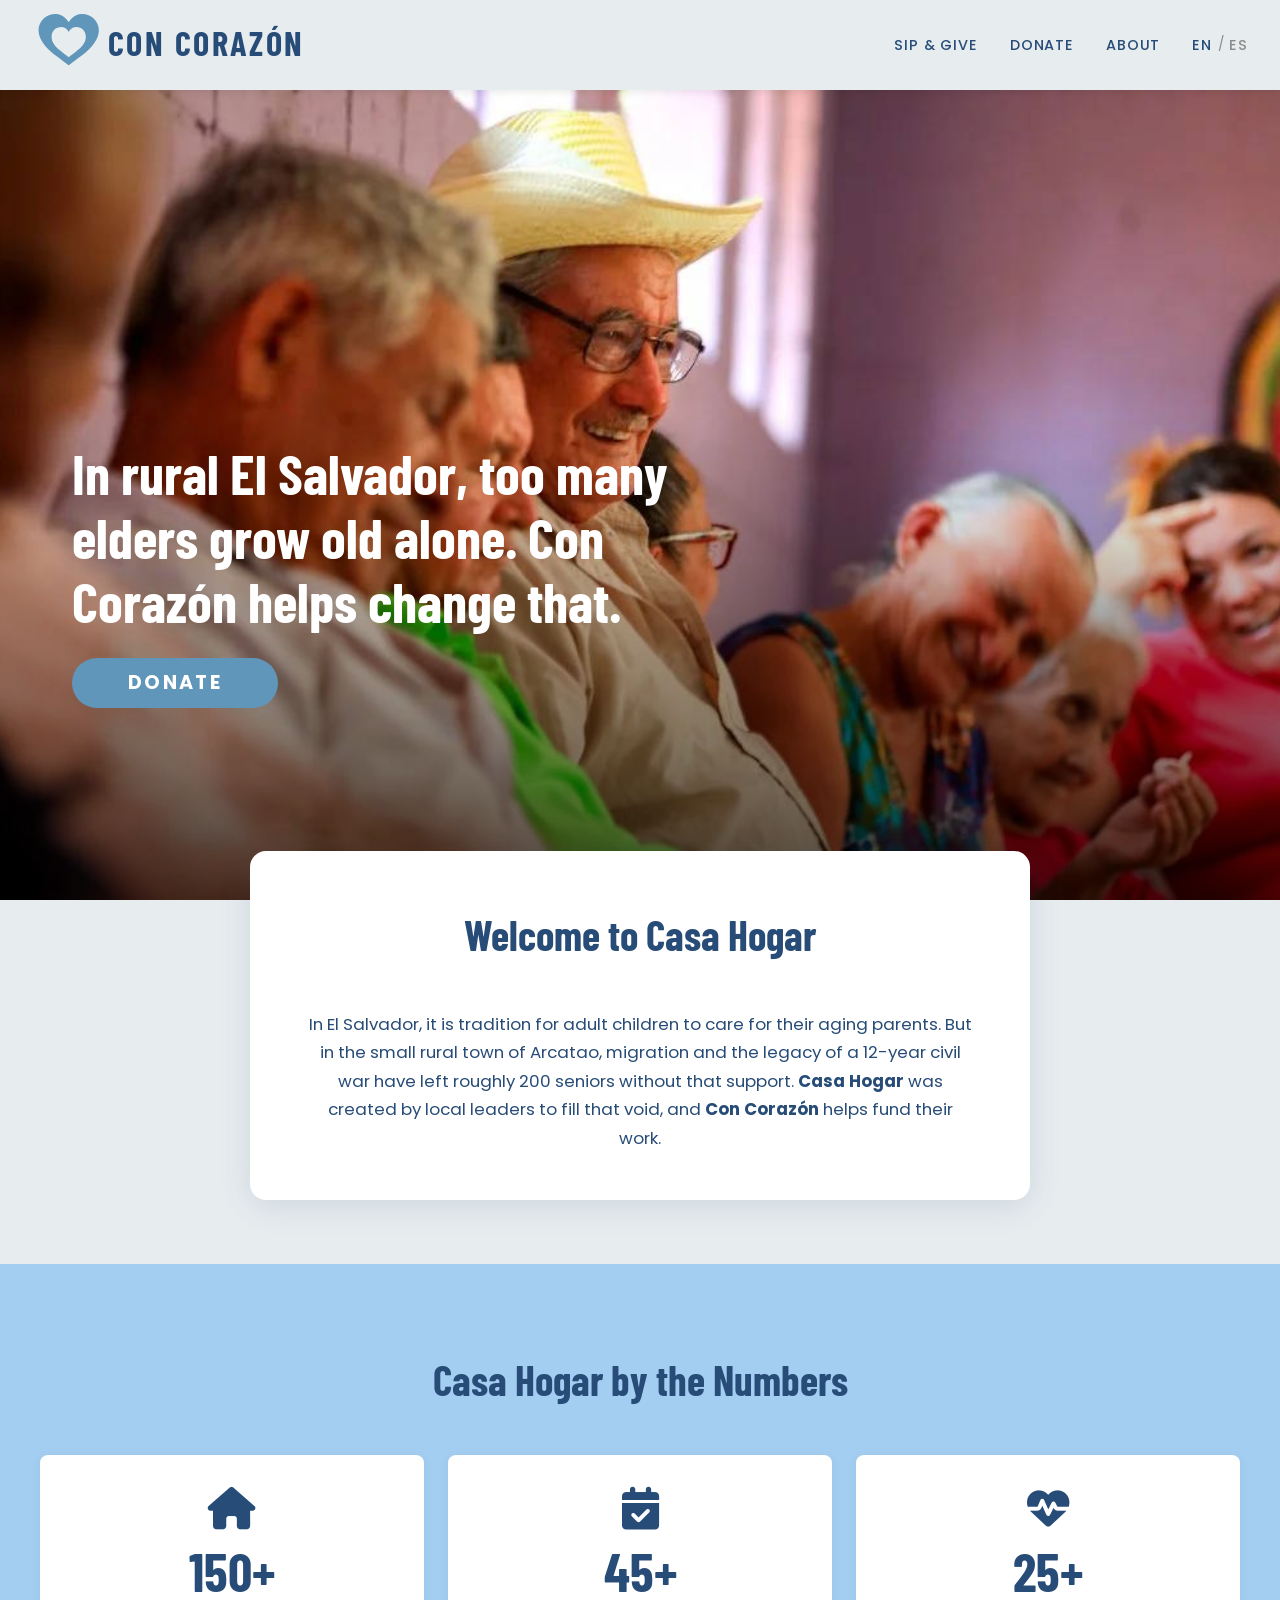
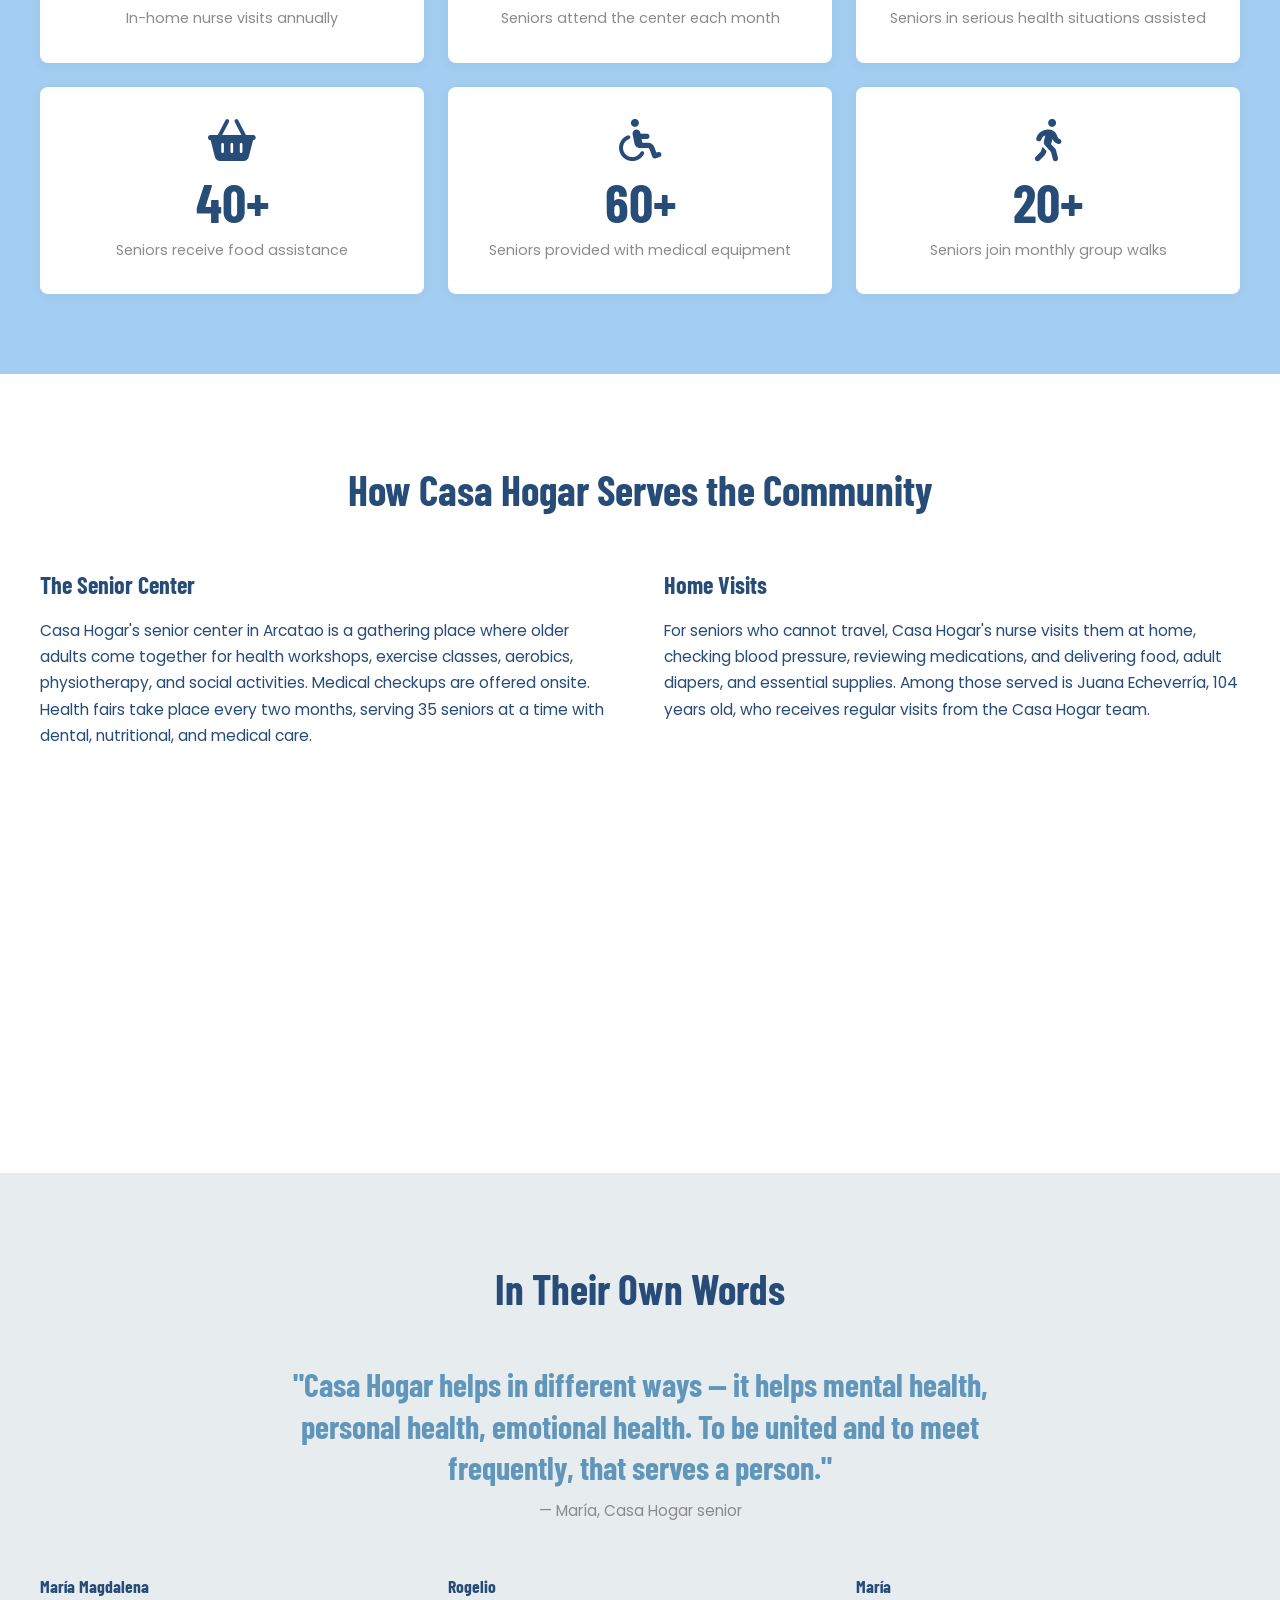
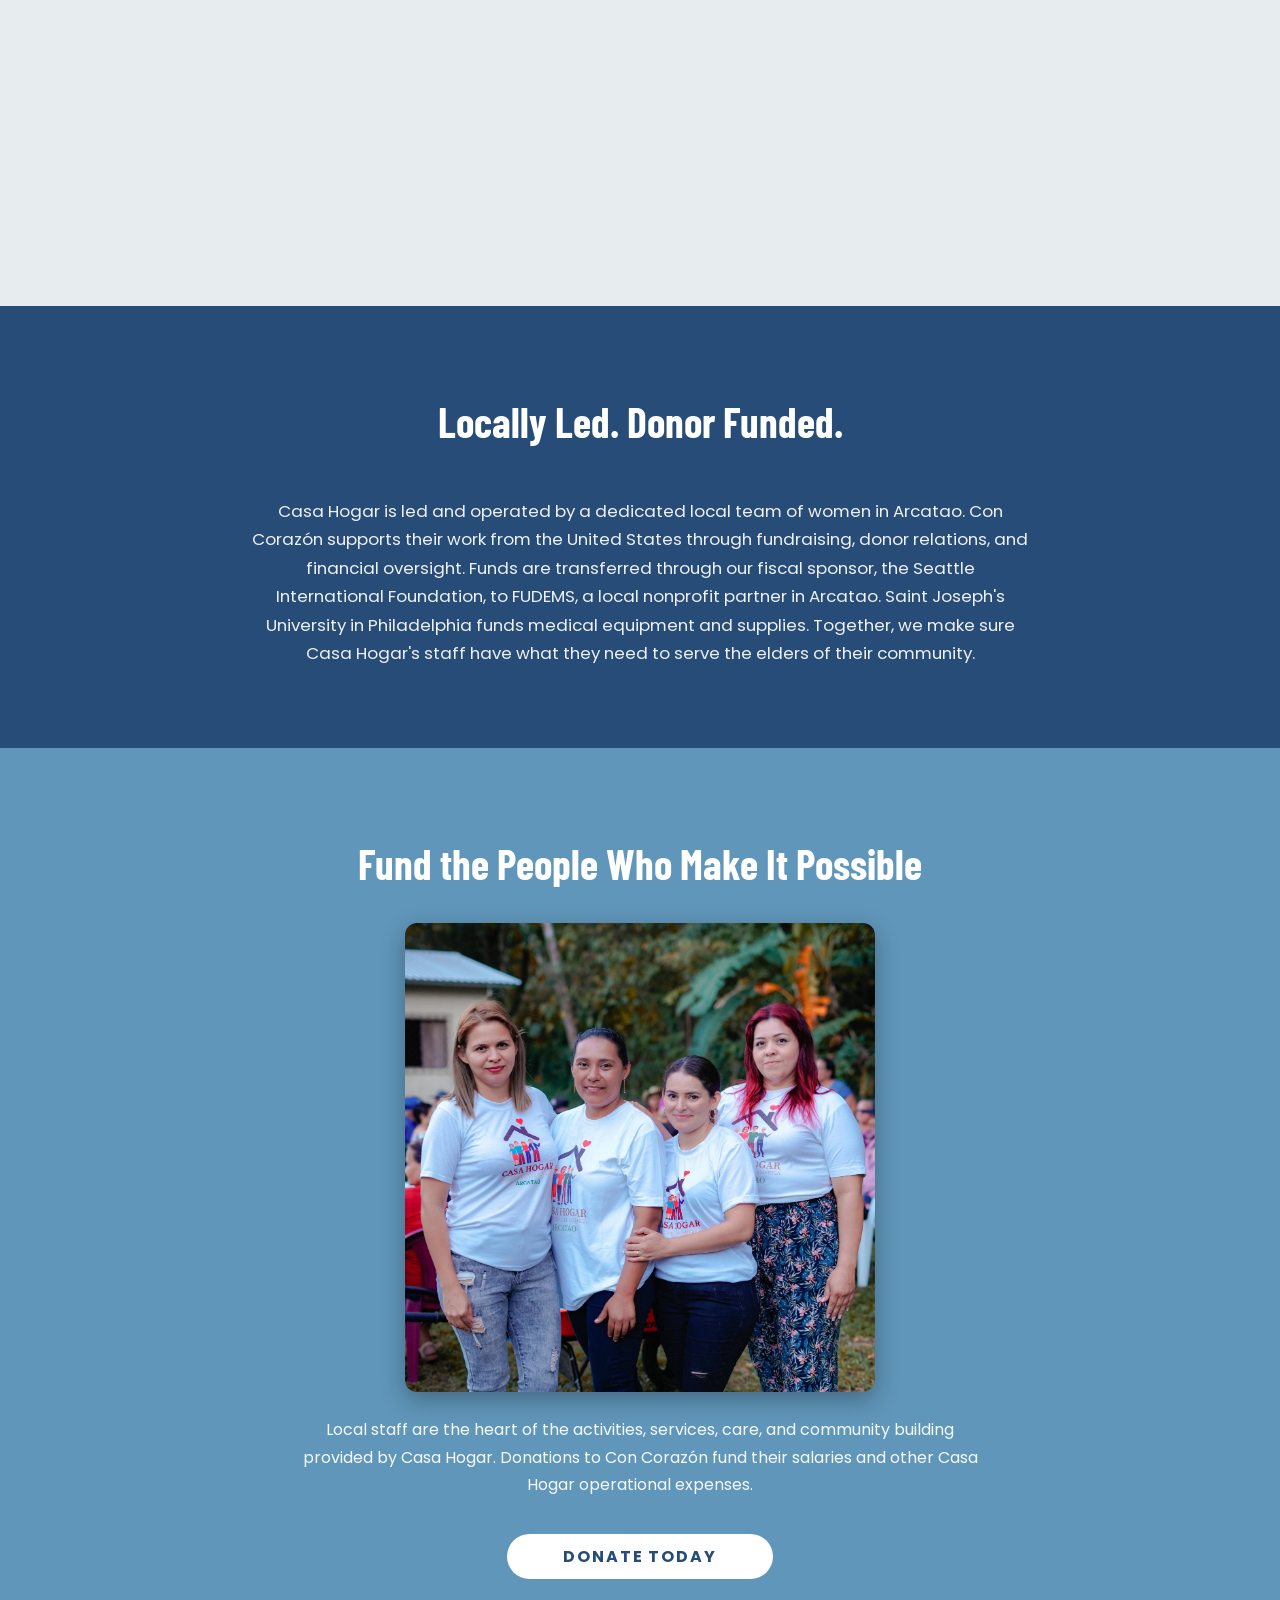
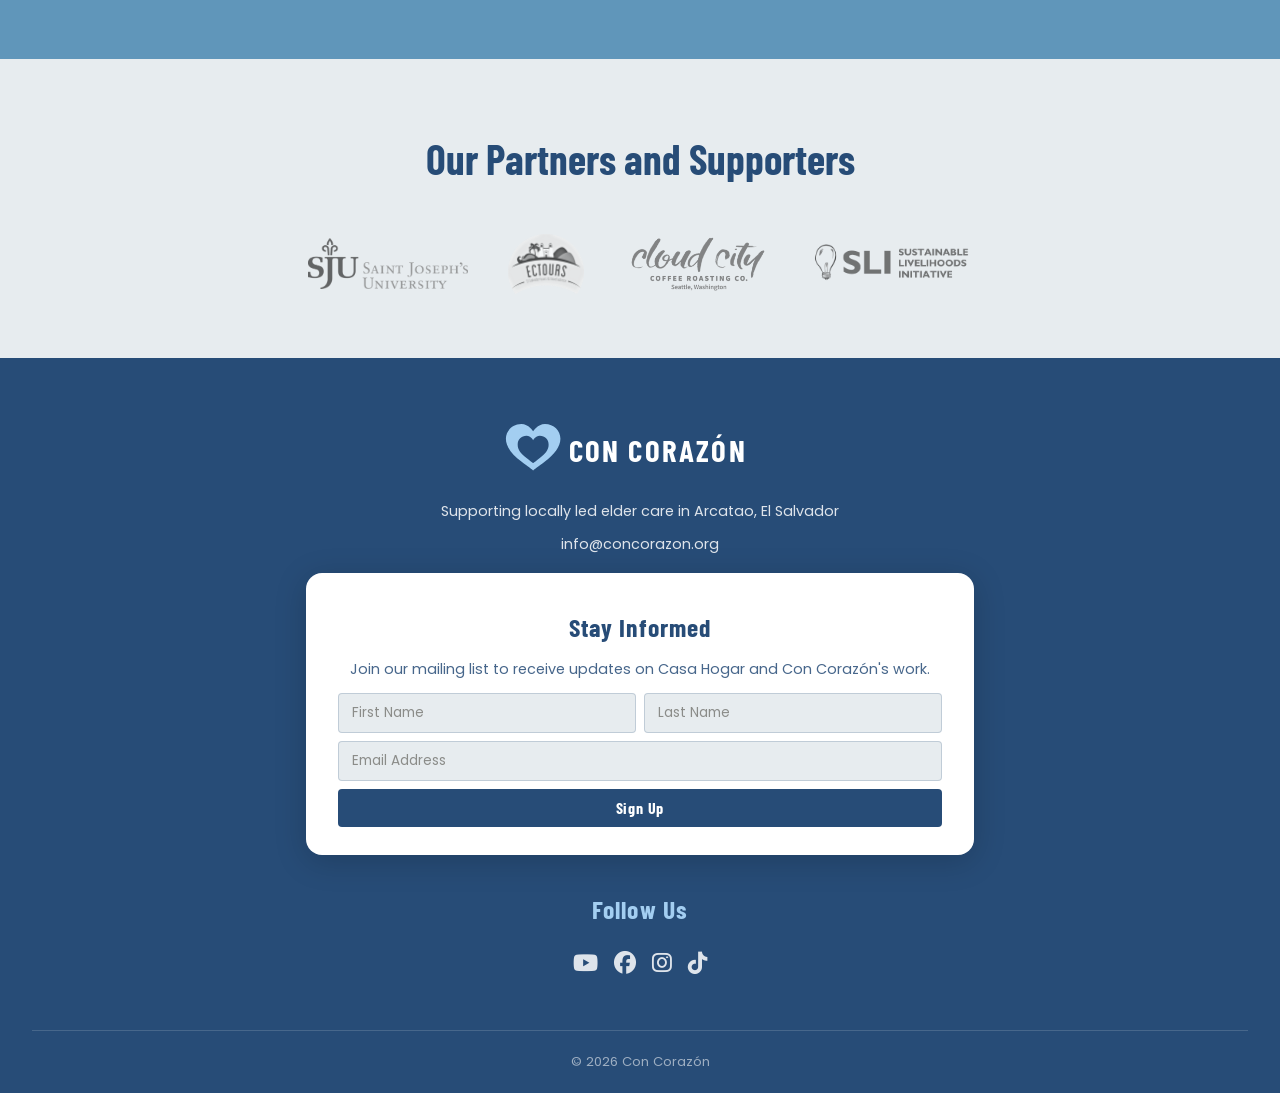
<file: en/index.html>
<!DOCTYPE html>
<html lang="en">
<head>
  <meta charset="UTF-8">
  <meta name="viewport" content="width=device-width, initial-scale=1.0">
  <title>Con Corazón — Supporting Elder Care in Arcatao, El Salvador</title>
  <meta name="description" content="Con Corazón supports Casa Hogar San Romero de América, a locally led elder care program in Arcatao, El Salvador.">
  <link rel="icon" type="image/svg+xml" href="../favicon.svg">
  <link rel="stylesheet" href="../css/styles.css">
  <link rel="stylesheet" href="https://cdnjs.cloudflare.com/ajax/libs/font-awesome/6.5.0/css/all.min.css">
</head>
<body>

  <!-- ─── Navigation ────────────────────────────────────────────── -->
  <nav class="site-nav" role="navigation" aria-label="Main navigation">
    <div class="nav-logo">
      <a href="index.html" aria-label="Con Corazón home">
        <svg width="310" height="66" viewBox="50 0 380 80" role="img">
          <title>Con Corazón logo</title>
          <g transform="translate(95, 40)">
            <path d="M0,-28 C0,-28 -6,-38 -16,-38 C-28,-38 -37,-29 -37,-18 C-37,-7 -28,4 -16,13 C-8,19 0,25 0,25 C0,25 8,19 16,13 C28,4 37,-7 37,-18 C37,-29 28,-38 16,-38 C6,-38 0,-28 0,-28 Z" fill="#6096BA"/>
            <path d="M0,-16 C0,-16 -3,-22 -9,-22 C-16,-22 -21,-17 -21,-10 C-21,-3 -16,3 -9,8 C-4,12 0,15 0,15 C0,15 4,12 9,8 C16,3 21,-3 21,-10 C21,-17 16,-22 9,-22 C3,-22 0,-16 0,-16 Z" fill="#E7ECEF"/>
          </g>
          <text x="143" y="53" font-family="'Barlow Condensed', sans-serif" font-weight="700" font-size="42" letter-spacing="3" fill="#274C77">CON CORAZÓN</text>
        </svg>
      </a>
    </div>

    <button class="nav-hamburger" aria-label="Open menu" aria-expanded="false" onclick="this.setAttribute('aria-expanded', this.getAttribute('aria-expanded')==='true'?'false':'true'); document.getElementById('nav-links').classList.toggle('open');">
      <span></span><span></span><span></span>
    </button>

    <ul class="nav-links" id="nav-links">
      <li><a href="sip-and-give.html">Sip &amp; Give</a></li>
      <li><a href="https://givebutter.com/concorazon" target="_blank" rel="noopener">Donate</a></li>
      <li><a href="about.html">About</a></li>
      <li>
        <span class="lang-toggle">
          <a href="index.html" class="lang-active">EN</a>
          <span class="lang-sep">/</span>
          <a href="../es/index.html" class="lang-inactive">ES</a>
        </span>
      </li>
    </ul>
  </nav>

  <!-- ─── Section 1: Hero ───────────────────────────────────────── -->
  <section class="hero" aria-label="Hero">
    <div class="hero-overlay"></div>
    <div class="hero-content">
      <h1>In rural El Salvador, too many elders grow old alone. Con Corazón helps change that.</h1>
      <a href="https://givebutter.com/concorazon" class="btn-primary" target="_blank" rel="noopener">Donate</a>
    </div>
  </section>

  <!-- ─── Section 2: The Problem ───────────────────────────────── -->
  <section class="section-problem" aria-labelledby="problem-heading">
    <div class="inner">
      <h2 class="section-header" id="problem-heading">Welcome to Casa Hogar</h2>
      <p>In El Salvador, it is tradition for adult children to care for their aging parents. But in the small rural town of Arcatao, migration and the legacy of a 12-year civil war have left roughly 200 seniors without that support. <strong>Casa Hogar</strong> was created by local leaders to fill that void, and <strong>Con Corazón</strong> helps fund their work.</p>
    </div>
  </section>

  <!-- ─── Section 3: Stat Cards ─────────────────────────────────── -->
  <section class="section-stats" aria-labelledby="stats-heading">
    <div class="inner">
      <h2 class="section-header" id="stats-heading">Casa Hogar by the Numbers</h2>
      <div class="stat-grid">

        <div class="stat-card">
          <i class="fa-solid fa-house" aria-hidden="true"></i>
          <div class="stat-number">150+</div>
          <div class="stat-label">In-home nurse visits annually</div>
        </div>

        <div class="stat-card">
          <i class="fa-solid fa-calendar-check" aria-hidden="true"></i>
          <div class="stat-number">45+</div>
          <div class="stat-label">Seniors attend the center each month</div>
        </div>

        <div class="stat-card">
          <i class="fa-solid fa-heart-pulse" aria-hidden="true"></i>
          <div class="stat-number">25+</div>
          <div class="stat-label">Seniors in serious health situations assisted</div>
        </div>

        <div class="stat-card">
          <i class="fa-solid fa-basket-shopping" aria-hidden="true"></i>
          <div class="stat-number">40+</div>
          <div class="stat-label">Seniors receive food assistance</div>
        </div>

        <div class="stat-card">
          <i class="fa-solid fa-wheelchair" aria-hidden="true"></i>
          <div class="stat-number">60+</div>
          <div class="stat-label">Seniors provided with medical equipment</div>
        </div>

        <div class="stat-card">
          <i class="fa-solid fa-person-walking" aria-hidden="true"></i>
          <div class="stat-number">20+</div>
          <div class="stat-label">Seniors join monthly group walks</div>
        </div>

      </div>
    </div>
  </section>

  <!-- ─── Section 4: What Is Casa Hogar ────────────────────────── -->
  <section class="section-casa" aria-labelledby="casa-heading">
    <div class="inner">
      <h2 class="section-header" id="casa-heading">How Casa Hogar Serves the Community</h2>
      <div class="casa-columns">

        <div class="casa-col">
          <h3>The Senior Center</h3>
          <p>Casa Hogar's senior center in Arcatao is a gathering place where older adults come together for health workshops, exercise classes, aerobics, physiotherapy, and social activities. Medical checkups are offered onsite. Health fairs take place every two months, serving 35 seniors at a time with dental, nutritional, and medical care.</p>
          <div class="video-wrap">
            <iframe src="https://www.youtube.com/embed/SIsuUfi-Hgg" title="Casa Hogar Senior Center" allowfullscreen loading="lazy"></iframe>
          </div>
        </div>

        <div class="casa-col">
          <h3>Home Visits</h3>
          <p>For seniors who cannot travel, Casa Hogar's nurse visits them at home, checking blood pressure, reviewing medications, and delivering food, adult diapers, and essential supplies. Among those served is Juana Echeverría, 104 years old, who receives regular visits from the Casa Hogar team.</p>
          <div class="video-wrap">
            <iframe src="https://www.youtube.com/embed/_XHFitrFmFE" title="Casa Hogar Home Visits" allowfullscreen loading="lazy"></iframe>
          </div>
        </div>

      </div>
    </div>
  </section>

  <!-- ─── Section 5: Testimonials ──────────────────────────────── -->
  <section class="section-testimonials" aria-labelledby="testimonials-heading">
    <div class="inner">
      <h2 class="section-header" id="testimonials-heading">In Their Own Words</h2>

      <div class="pull-quote">
        <blockquote>"Casa Hogar helps in different ways &mdash; it helps mental health, personal health, emotional health. To be united and to meet frequently, that serves a person."</blockquote>
        <cite>— María, Casa Hogar senior</cite>
      </div>

      <div class="video-row">

        <div>
          <div class="video-label">María Magdalena</div>
          <div class="video-wrap">
            <iframe src="https://www.youtube.com/embed/TL18-cvgX3M" title="Testimonial: María Magdalena" allowfullscreen loading="lazy"></iframe>
          </div>
        </div>

        <div>
          <div class="video-label">Rogelio</div>
          <div class="video-wrap">
            <iframe src="https://www.youtube.com/embed/rssezX01cHo" title="Testimonial: Rogelio" allowfullscreen loading="lazy"></iframe>
          </div>
        </div>

        <div>
          <div class="video-label">María</div>
          <div class="video-wrap">
            <iframe src="https://www.youtube.com/embed/4YFCZ-IVtp0" title="Testimonial: María" allowfullscreen loading="lazy"></iframe>
          </div>
        </div>

      </div>
    </div>
  </section>

  <!-- ─── Section 6: How We Work ───────────────────────────────── -->
  <section class="section-how" aria-labelledby="how-heading">
    <div class="inner">
      <h2 class="section-header section-header--white" id="how-heading">Locally Led. Donor Funded.</h2>
      <p>Casa Hogar is led and operated by a dedicated local team of women in Arcatao. Con Corazón supports their work from the United States through fundraising, donor relations, and financial oversight. Funds are transferred through our fiscal sponsor, the Seattle International Foundation, to FUDEMS, a local nonprofit partner in Arcatao. Saint Joseph's University in Philadelphia funds medical equipment and supplies. Together, we make sure Casa Hogar's staff have what they need to serve the elders of their community.</p>
    </div>
  </section>

  <!-- ─── Section 7: Donate CTA ────────────────────────────────── -->
  <section class="section-donate" aria-labelledby="donate-heading">
    <div class="inner">
      <h2 class="section-header" id="donate-heading">Fund the People Who Make It Possible</h2>
      <div class="team-photo-break">
        <img src="../images/Casa_Hogar_Team.jpg" alt="The Casa Hogar team in Arcatao, El Salvador">
      </div>
      <p>Local staff are the heart of the activities, services, care, and community building provided by Casa Hogar. Donations to Con Corazón fund their salaries and other Casa Hogar operational expenses.</p>
      <a href="https://givebutter.com/concorazon" class="btn-donate" target="_blank" rel="noopener">Donate Today</a>
    </div>
  </section>

  <!-- ─── Section 8: Partners ──────────────────────────────────── -->
  <section class="section-partners" aria-labelledby="partners-heading">
    <div class="inner">
      <h2 class="section-header" id="partners-heading">Our Partners and Supporters</h2>
      <div class="partner-row">

        <a href="https://www.sju.edu/" class="partner-logo" target="_blank" rel="noopener" aria-label="Saint Joseph's University">
          <img src="../images/saint-josephs-university.png" alt="Saint Joseph's University">
        </a>

        <a href="https://www.ectourselsalvador.com/" class="partner-logo" target="_blank" rel="noopener" aria-label="EC Tours El Salvador">
          <img src="../images/EC%20Tours.png" alt="EC Tours El Salvador">
        </a>

        <a href="https://www.cloudcitycoffeeroasting.com/" class="partner-logo" target="_blank" rel="noopener" aria-label="Cloud City Coffee Roasters">
          <img src="../images/CloudCityRoasters.png" alt="Cloud City Coffee Roasters">
        </a>

        <div class="partner-logo" aria-label="Sustainable Livelihoods Initiative">
          <img src="../images/Sustainable%20Livelihoods%20Initiative.png" alt="Sustainable Livelihoods Initiative">
        </div>

      </div>
    </div>
  </section>

  <!-- ─── Footer ───────────────────────────────────────────────── -->
  <footer class="site-footer" aria-label="Site footer">
    <div class="footer-grid">

      <div class="footer-col">
        <svg width="280" height="60" viewBox="50 0 380 80" role="img" aria-label="Con Corazón logo">
          <title>Con Corazón</title>
          <g transform="translate(95, 40)">
            <path d="M0,-28 C0,-28 -6,-38 -16,-38 C-28,-38 -37,-29 -37,-18 C-37,-7 -28,4 -16,13 C-8,19 0,25 0,25 C0,25 8,19 16,13 C28,4 37,-7 37,-18 C37,-29 28,-38 16,-38 C6,-38 0,-28 0,-28 Z" fill="#A3CEF1"/>
            <path d="M0,-16 C0,-16 -3,-22 -9,-22 C-16,-22 -21,-17 -21,-10 C-21,-3 -16,3 -9,8 C-4,12 0,15 0,15 C0,15 4,12 9,8 C16,3 21,-3 21,-10 C21,-17 16,-22 9,-22 C3,-22 0,-16 0,-16 Z" fill="#274C77"/>
          </g>
          <text x="143" y="53" font-family="'Barlow Condensed', sans-serif" font-weight="700" font-size="42" letter-spacing="3" fill="#ffffff">CON CORAZÓN</text>
        </svg>
        <p class="footer-tagline">Supporting locally led elder care in Arcatao, El Salvador</p>
        <a href="mailto:info@concorazon.org">info@concorazon.org</a>
      </div>

      <div class="footer-col">
        <div class="footer-form-card">
          <h4>Stay Informed</h4>
          <p>Join our mailing list to receive updates on Casa Hogar and Con Corazón's work.</p>
          <form class="signup-form" action="https://concorazon.us18.list-manage.com/subscribe/post?u=43413392fdd0e88522483c3fa&amp;id=61a6a90271&amp;f_id=000db3e6f0" method="post" id="mc-embedded-subscribe-form" name="mc-embedded-subscribe-form" target="_blank" aria-label="Mailing list signup">
            <div class="signup-row">
              <input type="text" name="FNAME" placeholder="First Name" required>
              <input type="text" name="LNAME" placeholder="Last Name" required>
            </div>
            <input type="email" name="EMAIL" placeholder="Email Address" required>
            <div style="position:absolute;left:-5000px;" aria-hidden="true">
              <input type="text" name="b_43413392fdd0e88522483c3fa_61a6a90271" tabindex="-1" value="">
            </div>
            <button type="submit" name="subscribe">Sign Up</button>
          </form>
        </div>
      </div>

      <div class="footer-col">
        <h4>Follow Us</h4>
        <div class="social-links">
          <a href="https://www.youtube.com/@concorazon" target="_blank" rel="noopener" aria-label="YouTube">
            <i class="fa-brands fa-youtube" aria-hidden="true"></i>
          </a>
          <a href="https://www.facebook.com/ConCorazonElSalvador" target="_blank" rel="noopener" aria-label="Facebook">
            <i class="fa-brands fa-facebook" aria-hidden="true"></i>
          </a>
          <a href="https://www.instagram.com/concorazon_es/" target="_blank" rel="noopener" aria-label="Instagram">
            <i class="fa-brands fa-instagram" aria-hidden="true"></i>
          </a>
          <a href="https://www.tiktok.com/@concorazon_es" target="_blank" rel="noopener" aria-label="TikTok">
            <i class="fa-brands fa-tiktok" aria-hidden="true"></i>
          </a>
        </div>
      </div>

    </div>

    <div class="footer-bottom">
      <p>© <script>document.write(new Date().getFullYear())</script> Con Corazón</p>
    </div>
  </footer>

</body>
</html>
</file>
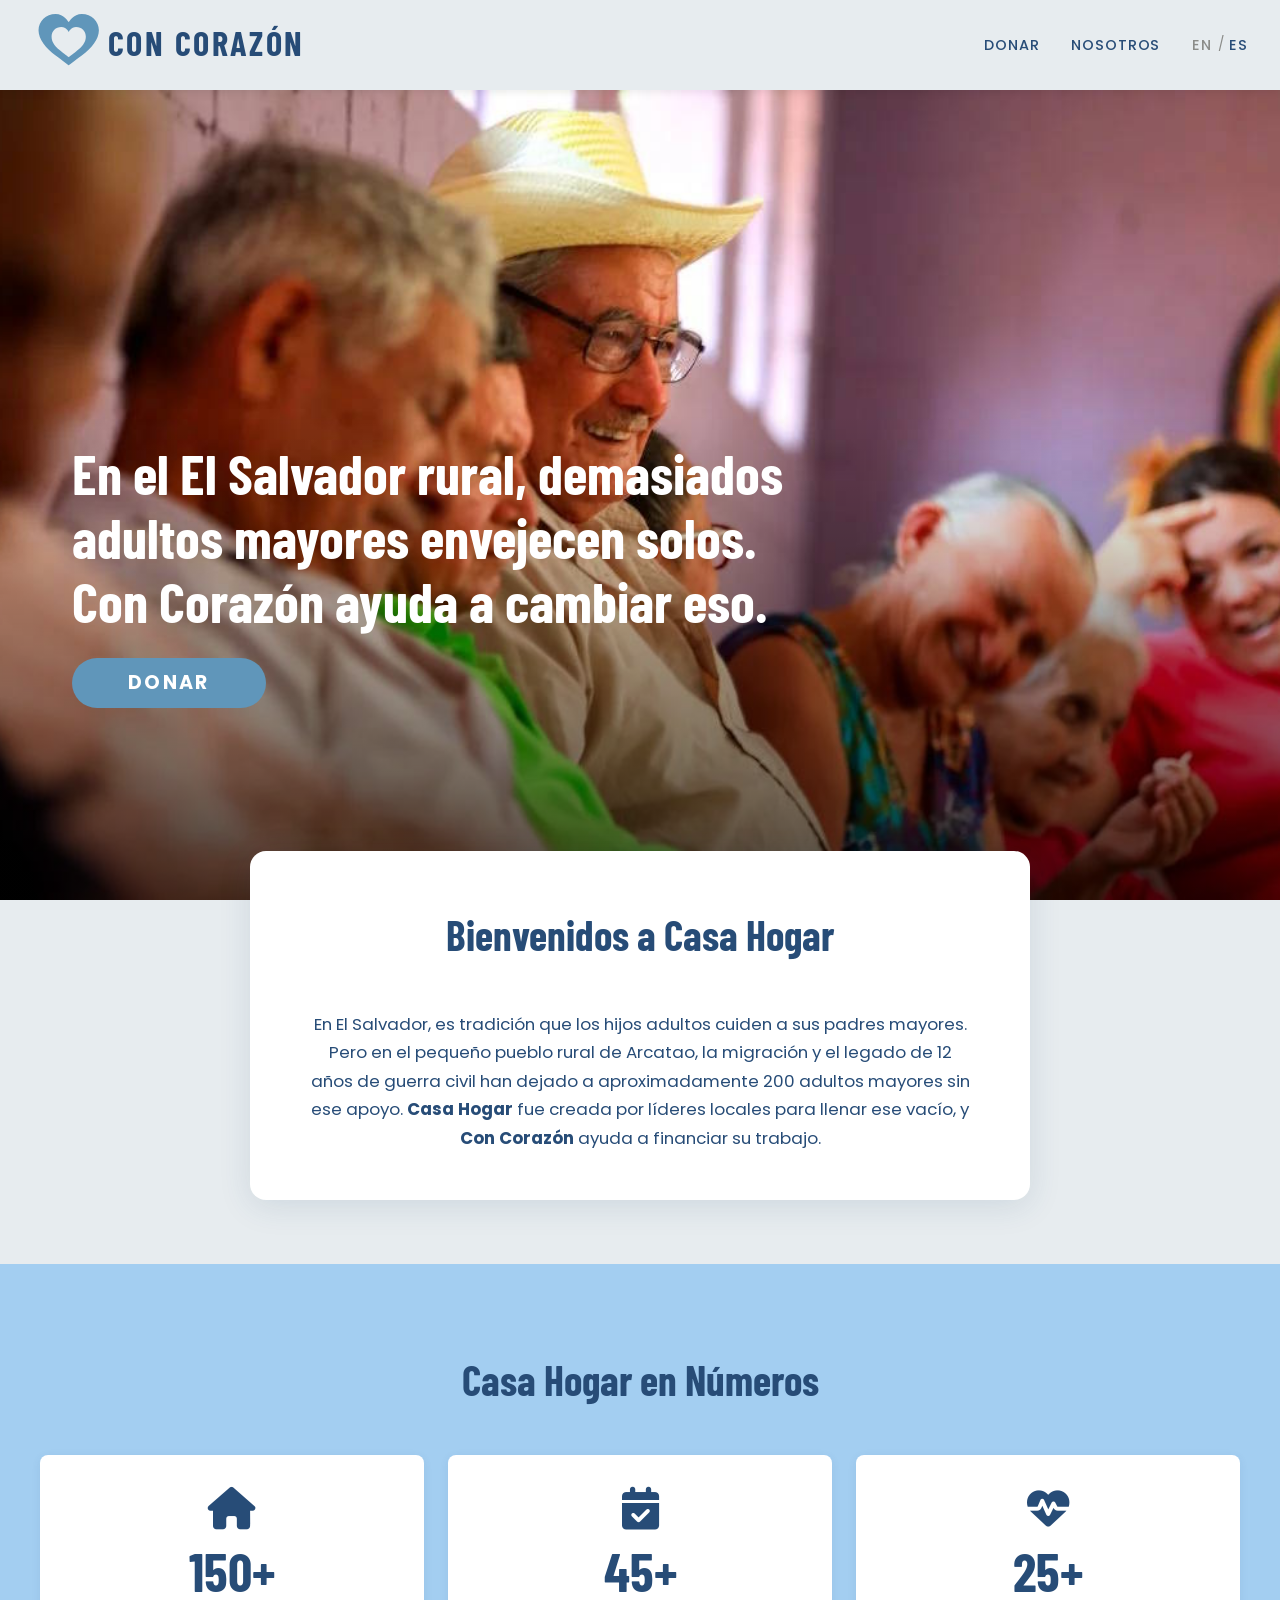
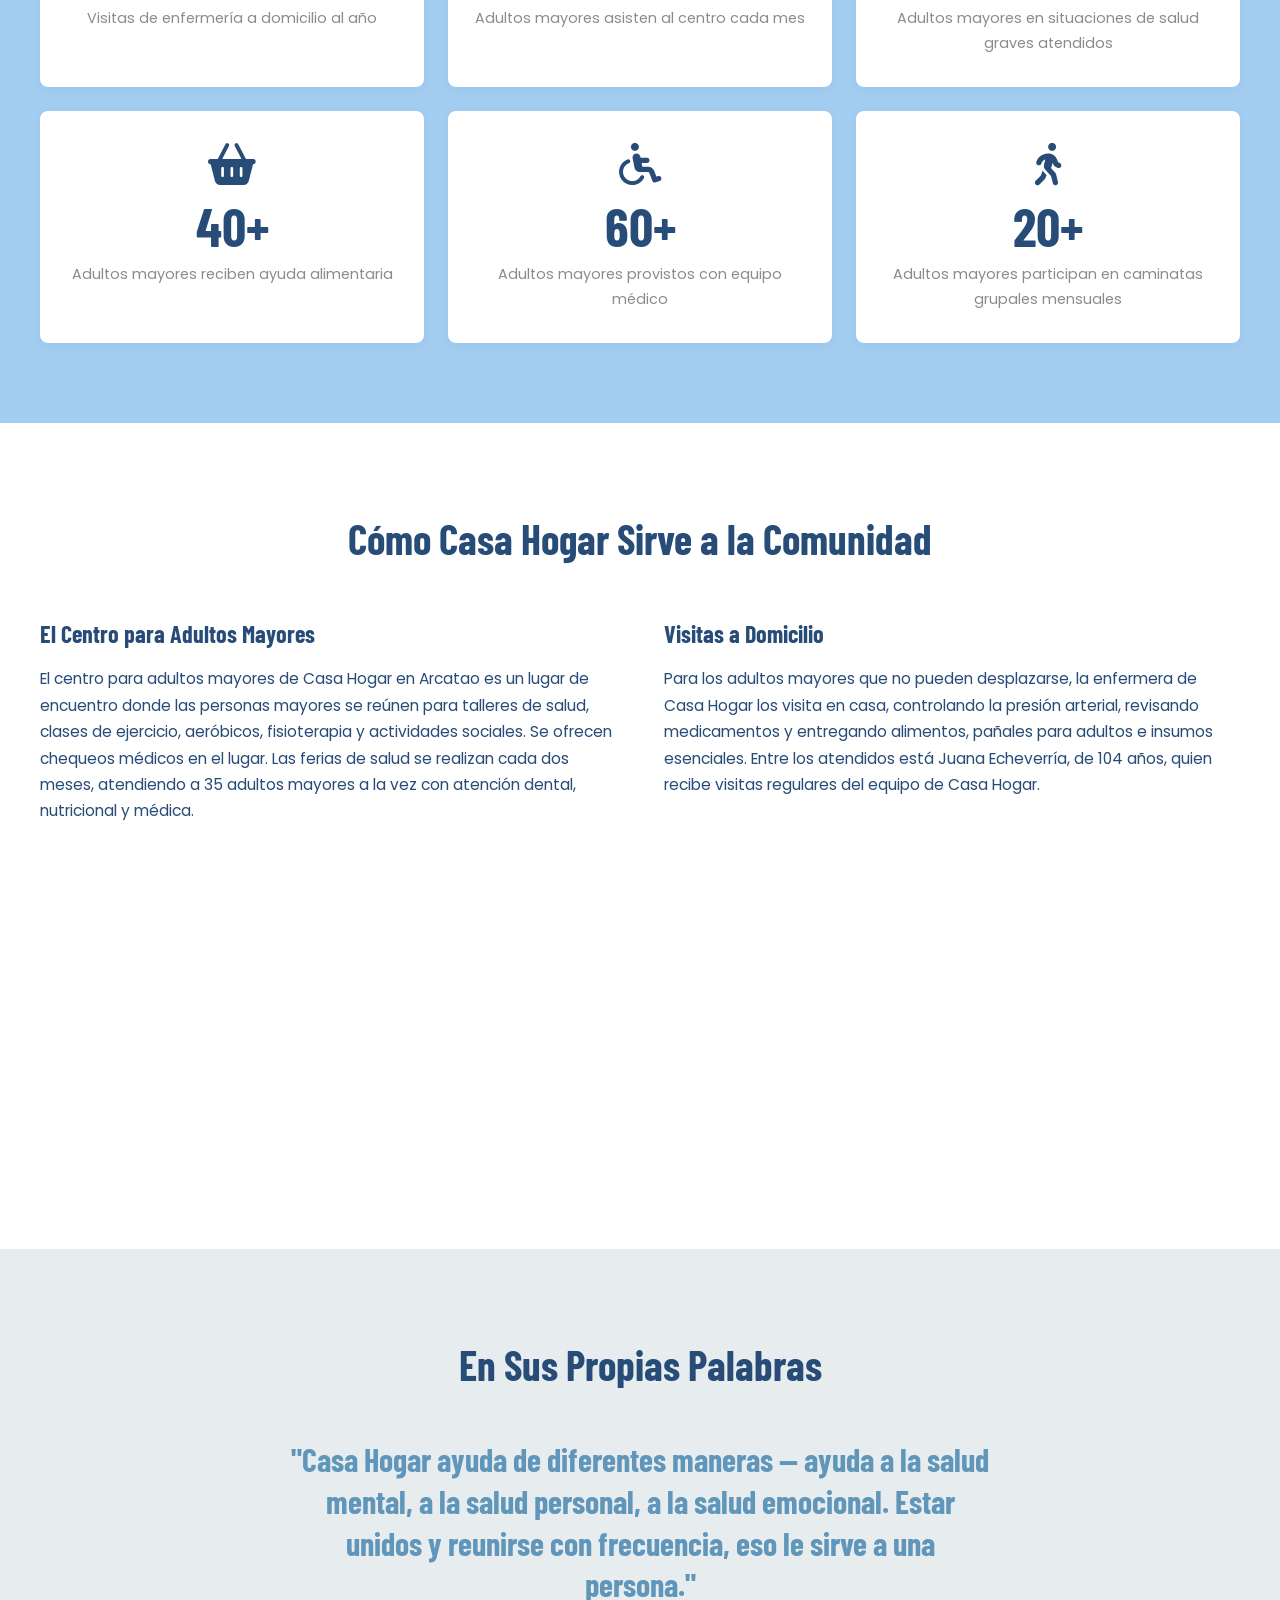
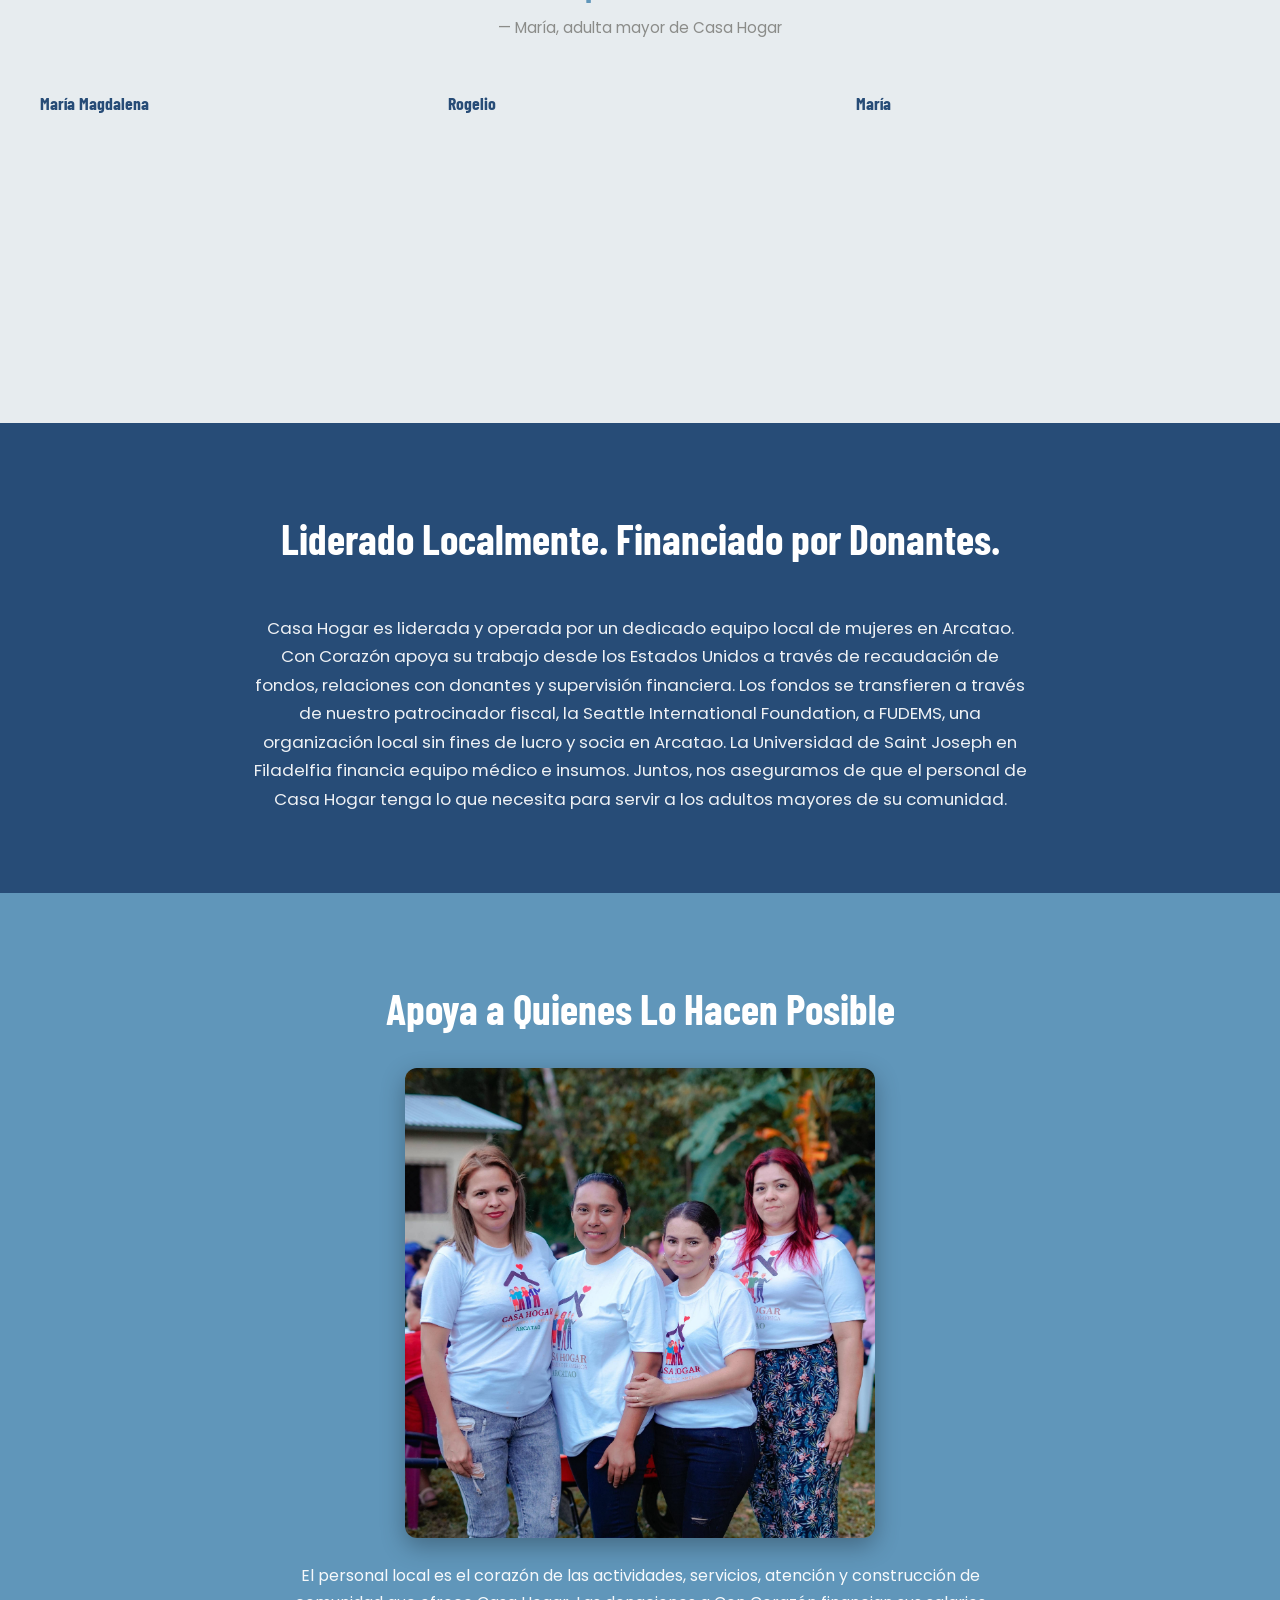
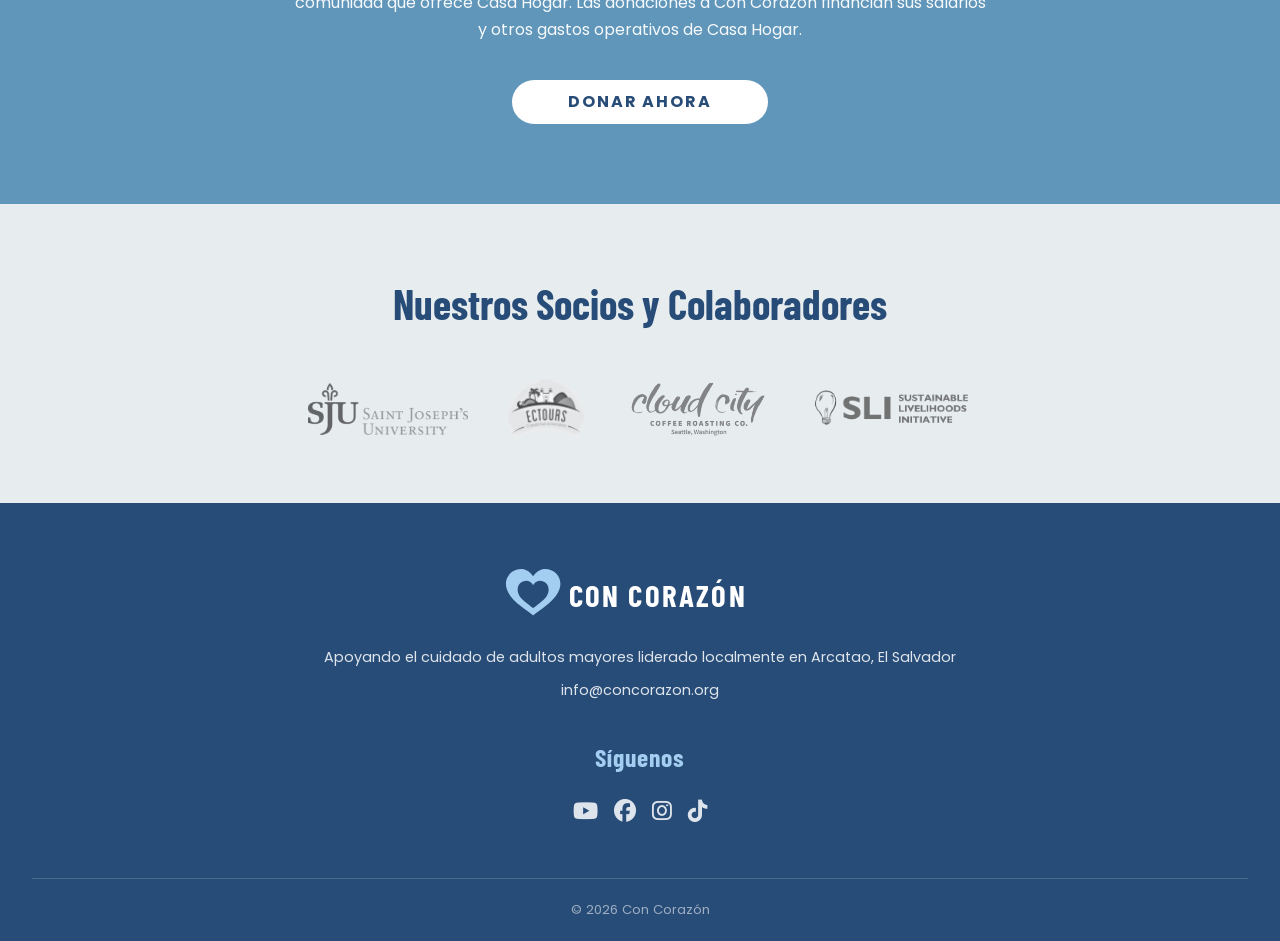
<file: es/index.html>
<!DOCTYPE html>
<html lang="es-SV">
<head>
  <meta charset="UTF-8">
  <meta name="viewport" content="width=device-width, initial-scale=1.0">
  <title>Con Corazón — Apoyando el cuidado de adultos mayores en Arcatao, El Salvador</title>
  <meta name="description" content="Con Corazón apoya a Casa Hogar San Romero de América, un programa de atención a adultos mayores liderado localmente en Arcatao, El Salvador.">
  <link rel="icon" type="image/svg+xml" href="../favicon.svg">
  <link rel="stylesheet" href="../css/styles.css">
  <link rel="stylesheet" href="https://cdnjs.cloudflare.com/ajax/libs/font-awesome/6.5.0/css/all.min.css">
</head>
<body>

  <!-- ─── Navigation ────────────────────────────────────────────── -->
  <nav class="site-nav" role="navigation" aria-label="Navegación principal">
    <div class="nav-logo">
      <a href="index.html" aria-label="Inicio de Con Corazón">
        <svg width="310" height="66" viewBox="50 0 380 80" role="img">
          <title>Logo de Con Corazón</title>
          <g transform="translate(95, 40)">
            <path d="M0,-28 C0,-28 -6,-38 -16,-38 C-28,-38 -37,-29 -37,-18 C-37,-7 -28,4 -16,13 C-8,19 0,25 0,25 C0,25 8,19 16,13 C28,4 37,-7 37,-18 C37,-29 28,-38 16,-38 C6,-38 0,-28 0,-28 Z" fill="#6096BA"/>
            <path d="M0,-16 C0,-16 -3,-22 -9,-22 C-16,-22 -21,-17 -21,-10 C-21,-3 -16,3 -9,8 C-4,12 0,15 0,15 C0,15 4,12 9,8 C16,3 21,-3 21,-10 C21,-17 16,-22 9,-22 C3,-22 0,-16 0,-16 Z" fill="#E7ECEF"/>
          </g>
          <text x="143" y="53" font-family="'Barlow Condensed', sans-serif" font-weight="700" font-size="42" letter-spacing="3" fill="#274C77">CON CORAZÓN</text>
        </svg>
      </a>
    </div>

    <button class="nav-hamburger" aria-label="Abrir menú" aria-expanded="false" onclick="this.setAttribute('aria-expanded', this.getAttribute('aria-expanded')==='true'?'false':'true'); document.getElementById('nav-links').classList.toggle('open');">
      <span></span><span></span><span></span>
    </button>

    <ul class="nav-links" id="nav-links">
      <li><a href="https://givebutter.com/concorazon" target="_blank" rel="noopener">Donar</a></li>
      <li><a href="about.html">Nosotros</a></li>
      <li>
        <span class="lang-toggle">
          <a href="../en/index.html" class="lang-inactive">EN</a>
          <span class="lang-sep">/</span>
          <a href="index.html" class="lang-active">ES</a>
        </span>
      </li>
    </ul>
  </nav>

  <!-- ─── Section 1: Hero ───────────────────────────────────────── -->
  <section class="hero" aria-label="Hero">
    <div class="hero-overlay"></div>
    <div class="hero-content">
      <h1>En el El Salvador rural, demasiados adultos mayores envejecen solos. Con Corazón ayuda a cambiar eso.</h1>
      <a href="https://givebutter.com/concorazon" class="btn-primary" target="_blank" rel="noopener">Donar</a>
    </div>
  </section>

  <!-- ─── Section 2: The Problem ───────────────────────────────── -->
  <section class="section-problem" aria-labelledby="problem-heading">
    <div class="inner">
      <h2 class="section-header" id="problem-heading">Bienvenidos a Casa Hogar</h2>
      <p>En El Salvador, es tradición que los hijos adultos cuiden a sus padres mayores. Pero en el pequeño pueblo rural de Arcatao, la migración y el legado de 12 años de guerra civil han dejado a aproximadamente 200 adultos mayores sin ese apoyo. <strong>Casa Hogar</strong> fue creada por líderes locales para llenar ese vacío, y <strong>Con Corazón</strong> ayuda a financiar su trabajo.</p>
    </div>
  </section>

  <!-- ─── Section 3: Stat Cards ─────────────────────────────────── -->
  <section class="section-stats" aria-labelledby="stats-heading">
    <div class="inner">
      <h2 class="section-header" id="stats-heading">Casa Hogar en Números</h2>
      <div class="stat-grid">

        <div class="stat-card">
          <i class="fa-solid fa-house" aria-hidden="true"></i>
          <div class="stat-number">150+</div>
          <div class="stat-label">Visitas de enfermería a domicilio al año</div>
        </div>

        <div class="stat-card">
          <i class="fa-solid fa-calendar-check" aria-hidden="true"></i>
          <div class="stat-number">45+</div>
          <div class="stat-label">Adultos mayores asisten al centro cada mes</div>
        </div>

        <div class="stat-card">
          <i class="fa-solid fa-heart-pulse" aria-hidden="true"></i>
          <div class="stat-number">25+</div>
          <div class="stat-label">Adultos mayores en situaciones de salud graves atendidos</div>
        </div>

        <div class="stat-card">
          <i class="fa-solid fa-basket-shopping" aria-hidden="true"></i>
          <div class="stat-number">40+</div>
          <div class="stat-label">Adultos mayores reciben ayuda alimentaria</div>
        </div>

        <div class="stat-card">
          <i class="fa-solid fa-wheelchair" aria-hidden="true"></i>
          <div class="stat-number">60+</div>
          <div class="stat-label">Adultos mayores provistos con equipo médico</div>
        </div>

        <div class="stat-card">
          <i class="fa-solid fa-person-walking" aria-hidden="true"></i>
          <div class="stat-number">20+</div>
          <div class="stat-label">Adultos mayores participan en caminatas grupales mensuales</div>
        </div>

      </div>
    </div>
  </section>

  <!-- ─── Section 4: What Is Casa Hogar ────────────────────────── -->
  <section class="section-casa" aria-labelledby="casa-heading">
    <div class="inner">
      <h2 class="section-header" id="casa-heading">Cómo Casa Hogar Sirve a la Comunidad</h2>
      <div class="casa-columns">

        <div class="casa-col">
          <h3>El Centro para Adultos Mayores</h3>
          <p>El centro para adultos mayores de Casa Hogar en Arcatao es un lugar de encuentro donde las personas mayores se reúnen para talleres de salud, clases de ejercicio, aeróbicos, fisioterapia y actividades sociales. Se ofrecen chequeos médicos en el lugar. Las ferias de salud se realizan cada dos meses, atendiendo a 35 adultos mayores a la vez con atención dental, nutricional y médica.</p>
          <div class="video-wrap">
            <iframe src="https://www.youtube.com/embed/SIsuUfi-Hgg" title="Centro para Adultos Mayores de Casa Hogar" allowfullscreen loading="lazy"></iframe>
          </div>
        </div>

        <div class="casa-col">
          <h3>Visitas a Domicilio</h3>
          <p>Para los adultos mayores que no pueden desplazarse, la enfermera de Casa Hogar los visita en casa, controlando la presión arterial, revisando medicamentos y entregando alimentos, pañales para adultos e insumos esenciales. Entre los atendidos está Juana Echeverría, de 104 años, quien recibe visitas regulares del equipo de Casa Hogar.</p>
          <div class="video-wrap">
            <iframe src="https://www.youtube.com/embed/_XHFitrFmFE" title="Visitas a Domicilio de Casa Hogar" allowfullscreen loading="lazy"></iframe>
          </div>
        </div>

      </div>
    </div>
  </section>

  <!-- ─── Section 5: Testimonials ──────────────────────────────── -->
  <section class="section-testimonials" aria-labelledby="testimonials-heading">
    <div class="inner">
      <h2 class="section-header" id="testimonials-heading">En Sus Propias Palabras</h2>

      <div class="pull-quote">
        <blockquote>"Casa Hogar ayuda de diferentes maneras &mdash; ayuda a la salud mental, a la salud personal, a la salud emocional. Estar unidos y reunirse con frecuencia, eso le sirve a una persona."</blockquote>
        <cite>— María, adulta mayor de Casa Hogar</cite>
      </div>

      <div class="video-row">

        <div>
          <div class="video-label">María Magdalena</div>
          <div class="video-wrap">
            <iframe src="https://www.youtube.com/embed/TL18-cvgX3M" title="Testimonio: María Magdalena" allowfullscreen loading="lazy"></iframe>
          </div>
        </div>

        <div>
          <div class="video-label">Rogelio</div>
          <div class="video-wrap">
            <iframe src="https://www.youtube.com/embed/rssezX01cHo" title="Testimonio: Rogelio" allowfullscreen loading="lazy"></iframe>
          </div>
        </div>

        <div>
          <div class="video-label">María</div>
          <div class="video-wrap">
            <iframe src="https://www.youtube.com/embed/4YFCZ-IVtp0" title="Testimonio: María" allowfullscreen loading="lazy"></iframe>
          </div>
        </div>

      </div>
    </div>
  </section>

  <!-- ─── Section 6: How We Work ───────────────────────────────── -->
  <section class="section-how" aria-labelledby="how-heading">
    <div class="inner">
      <h2 class="section-header section-header--white" id="how-heading">Liderado Localmente. Financiado por Donantes.</h2>
      <p>Casa Hogar es liderada y operada por un dedicado equipo local de mujeres en Arcatao. Con Corazón apoya su trabajo desde los Estados Unidos a través de recaudación de fondos, relaciones con donantes y supervisión financiera. Los fondos se transfieren a través de nuestro patrocinador fiscal, la Seattle International Foundation, a FUDEMS, una organización local sin fines de lucro y socia en Arcatao. La Universidad de Saint Joseph en Filadelfia financia equipo médico e insumos. Juntos, nos aseguramos de que el personal de Casa Hogar tenga lo que necesita para servir a los adultos mayores de su comunidad.</p>
    </div>
  </section>

  <!-- ─── Section 7: Donate CTA ────────────────────────────────── -->
  <section class="section-donate" aria-labelledby="donate-heading">
    <div class="inner">
      <h2 class="section-header" id="donate-heading">Apoya a Quienes Lo Hacen Posible</h2>
      <div class="team-photo-break">
        <img src="../images/Casa_Hogar_Team.jpg" alt="El equipo de Casa Hogar en Arcatao, El Salvador">
      </div>
      <p>El personal local es el corazón de las actividades, servicios, atención y construcción de comunidad que ofrece Casa Hogar. Las donaciones a Con Corazón financian sus salarios y otros gastos operativos de Casa Hogar.</p>
      <a href="https://givebutter.com/concorazon" class="btn-donate" target="_blank" rel="noopener">Donar Ahora</a>
    </div>
  </section>

  <!-- ─── Section 8: Partners ──────────────────────────────────── -->
  <section class="section-partners" aria-labelledby="partners-heading">
    <div class="inner">
      <h2 class="section-header" id="partners-heading">Nuestros Socios y Colaboradores</h2>
      <div class="partner-row">

        <a href="https://www.sju.edu/" class="partner-logo" target="_blank" rel="noopener" aria-label="Saint Joseph's University">
          <img src="../images/saint-josephs-university.png" alt="Saint Joseph's University">
        </a>

        <a href="https://www.ectourselsalvador.com/" class="partner-logo" target="_blank" rel="noopener" aria-label="EC Tours El Salvador">
          <img src="../images/EC%20Tours.png" alt="EC Tours El Salvador">
        </a>

        <a href="https://www.cloudcitycoffeeroasting.com/" class="partner-logo" target="_blank" rel="noopener" aria-label="Cloud City Coffee Roasters">
          <img src="../images/CloudCityRoasters.png" alt="Cloud City Coffee Roasters">
        </a>

        <div class="partner-logo" aria-label="Sustainable Livelihoods Initiative">
          <img src="../images/Sustainable%20Livelihoods%20Initiative.png" alt="Sustainable Livelihoods Initiative">
        </div>

      </div>
    </div>
  </section>

  <!-- ─── Footer ───────────────────────────────────────────────── -->
  <footer class="site-footer" aria-label="Pie de página">
    <div class="footer-grid">

      <div class="footer-col">
        <svg width="280" height="60" viewBox="50 0 380 80" role="img" aria-label="Logo de Con Corazón">
          <title>Con Corazón</title>
          <g transform="translate(95, 40)">
            <path d="M0,-28 C0,-28 -6,-38 -16,-38 C-28,-38 -37,-29 -37,-18 C-37,-7 -28,4 -16,13 C-8,19 0,25 0,25 C0,25 8,19 16,13 C28,4 37,-7 37,-18 C37,-29 28,-38 16,-38 C6,-38 0,-28 0,-28 Z" fill="#A3CEF1"/>
            <path d="M0,-16 C0,-16 -3,-22 -9,-22 C-16,-22 -21,-17 -21,-10 C-21,-3 -16,3 -9,8 C-4,12 0,15 0,15 C0,15 4,12 9,8 C16,3 21,-3 21,-10 C21,-17 16,-22 9,-22 C3,-22 0,-16 0,-16 Z" fill="#274C77"/>
          </g>
          <text x="143" y="53" font-family="'Barlow Condensed', sans-serif" font-weight="700" font-size="42" letter-spacing="3" fill="#ffffff">CON CORAZÓN</text>
        </svg>
        <p class="footer-tagline">Apoyando el cuidado de adultos mayores liderado localmente en Arcatao, El Salvador</p>
        <a href="mailto:info@concorazon.org">info@concorazon.org</a>
      </div>

      <div class="footer-col">
        <h4>Síguenos</h4>
        <div class="social-links">
          <a href="https://www.youtube.com/@concorazon" target="_blank" rel="noopener" aria-label="YouTube">
            <i class="fa-brands fa-youtube" aria-hidden="true"></i>
          </a>
          <a href="https://www.facebook.com/ConCorazonElSalvador" target="_blank" rel="noopener" aria-label="Facebook">
            <i class="fa-brands fa-facebook" aria-hidden="true"></i>
          </a>
          <a href="https://www.instagram.com/concorazon_es/" target="_blank" rel="noopener" aria-label="Instagram">
            <i class="fa-brands fa-instagram" aria-hidden="true"></i>
          </a>
          <a href="https://www.tiktok.com/@concorazon_es" target="_blank" rel="noopener" aria-label="TikTok">
            <i class="fa-brands fa-tiktok" aria-hidden="true"></i>
          </a>
        </div>
      </div>

    </div>

    <div class="footer-bottom">
      <p>© <script>document.write(new Date().getFullYear())</script> Con Corazón</p>
    </div>
  </footer>

</body>
</html>
</file>
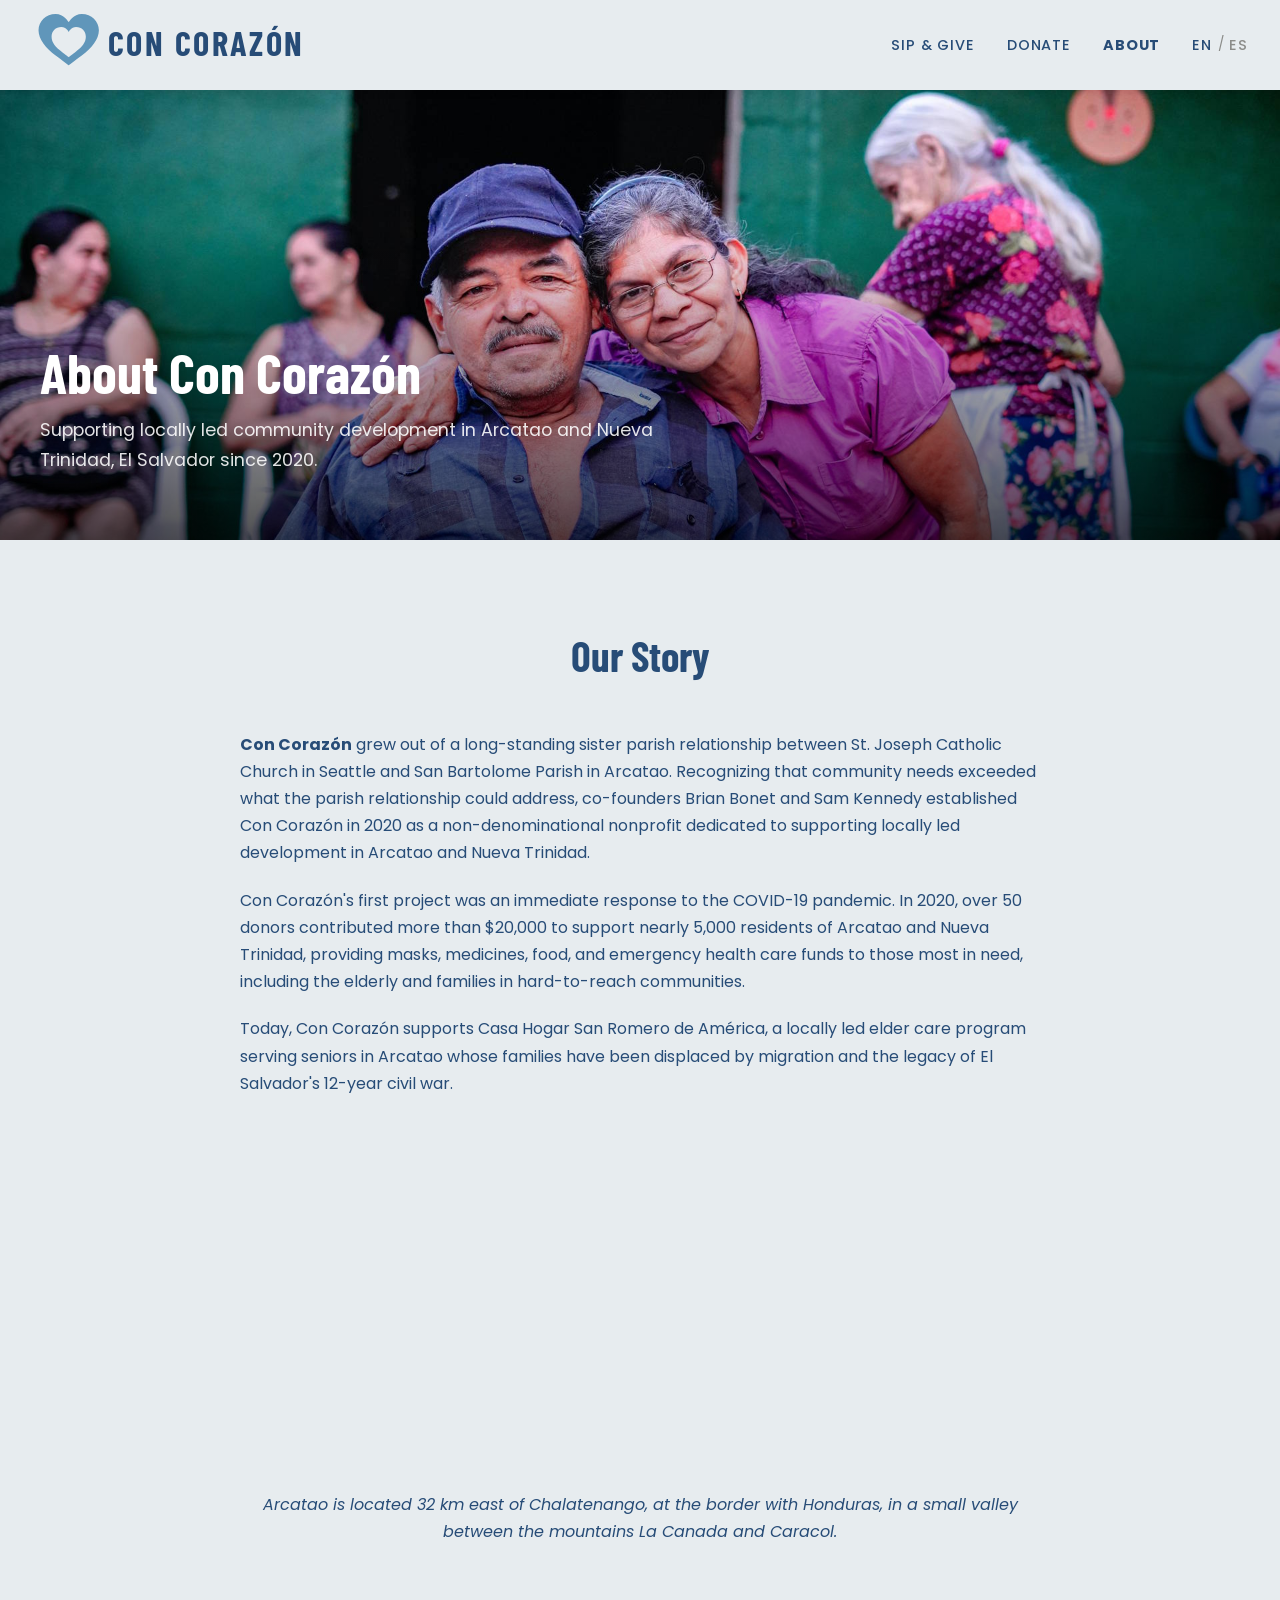
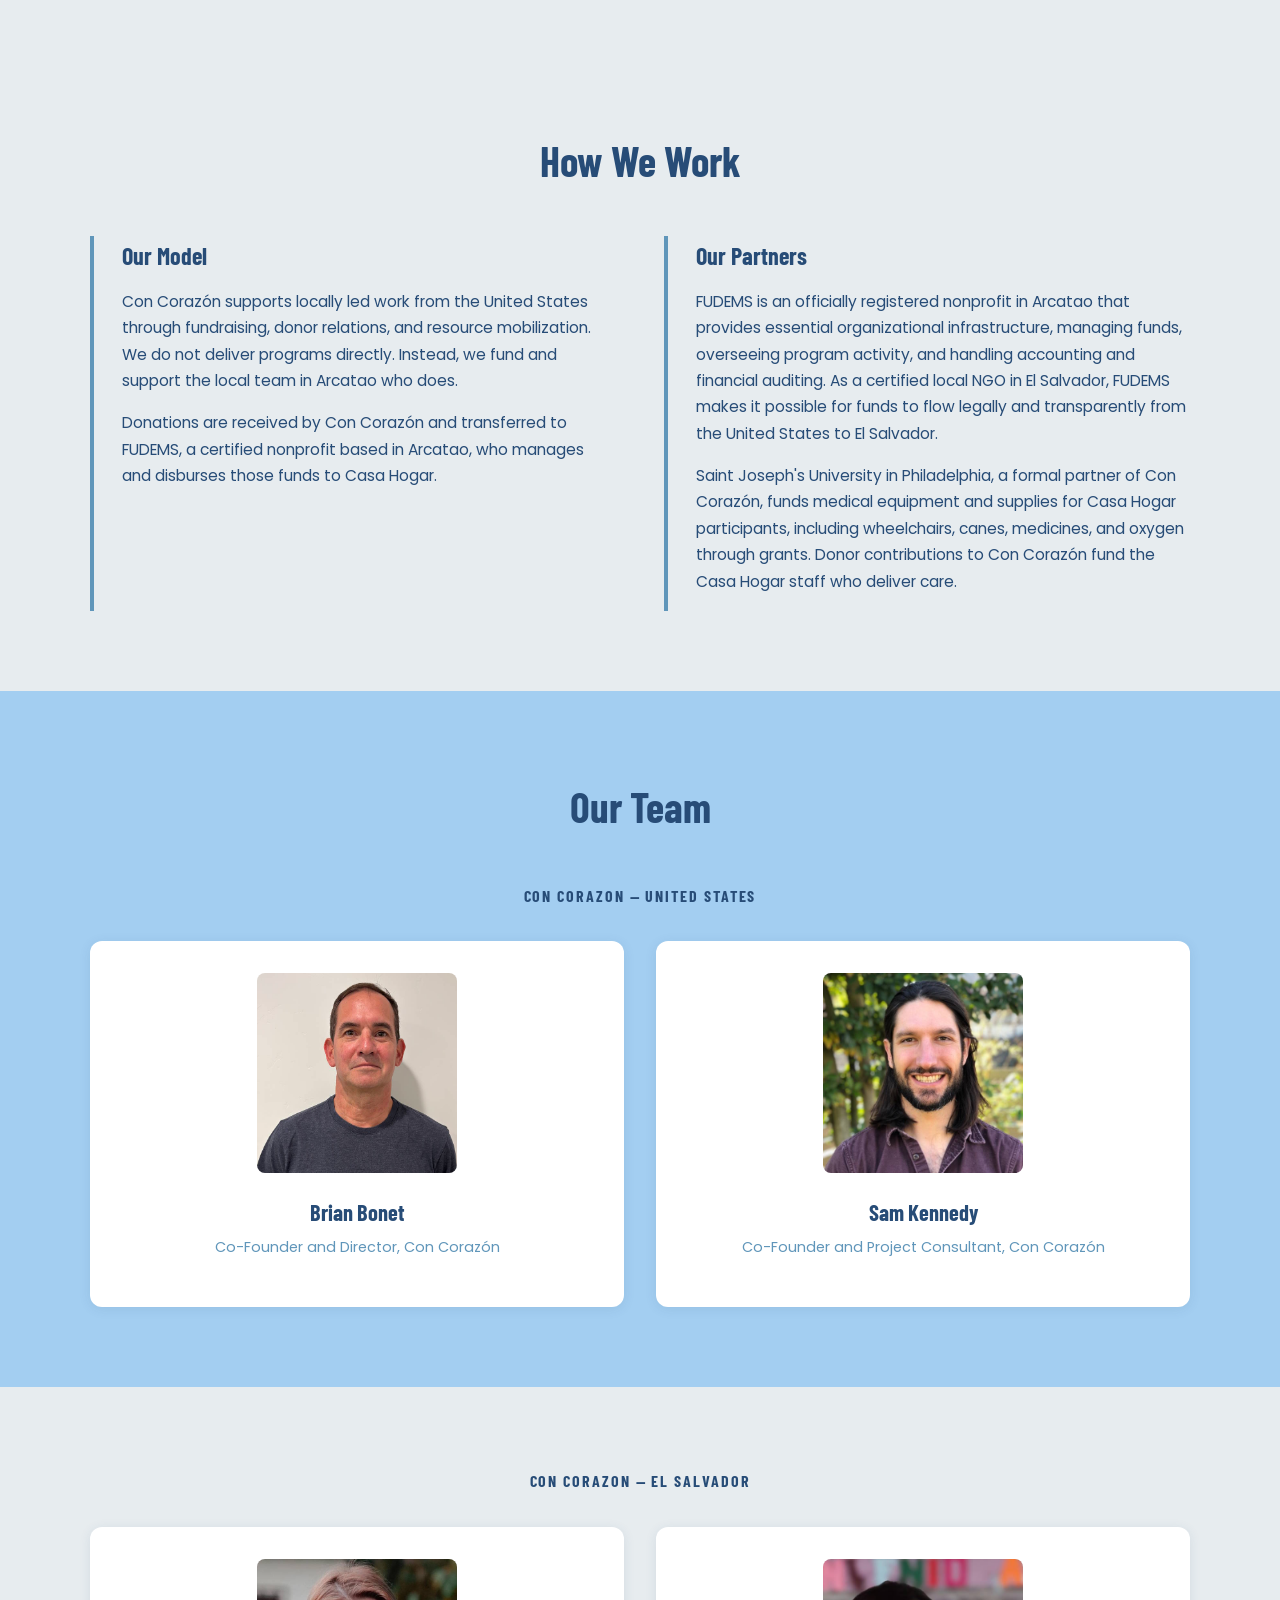
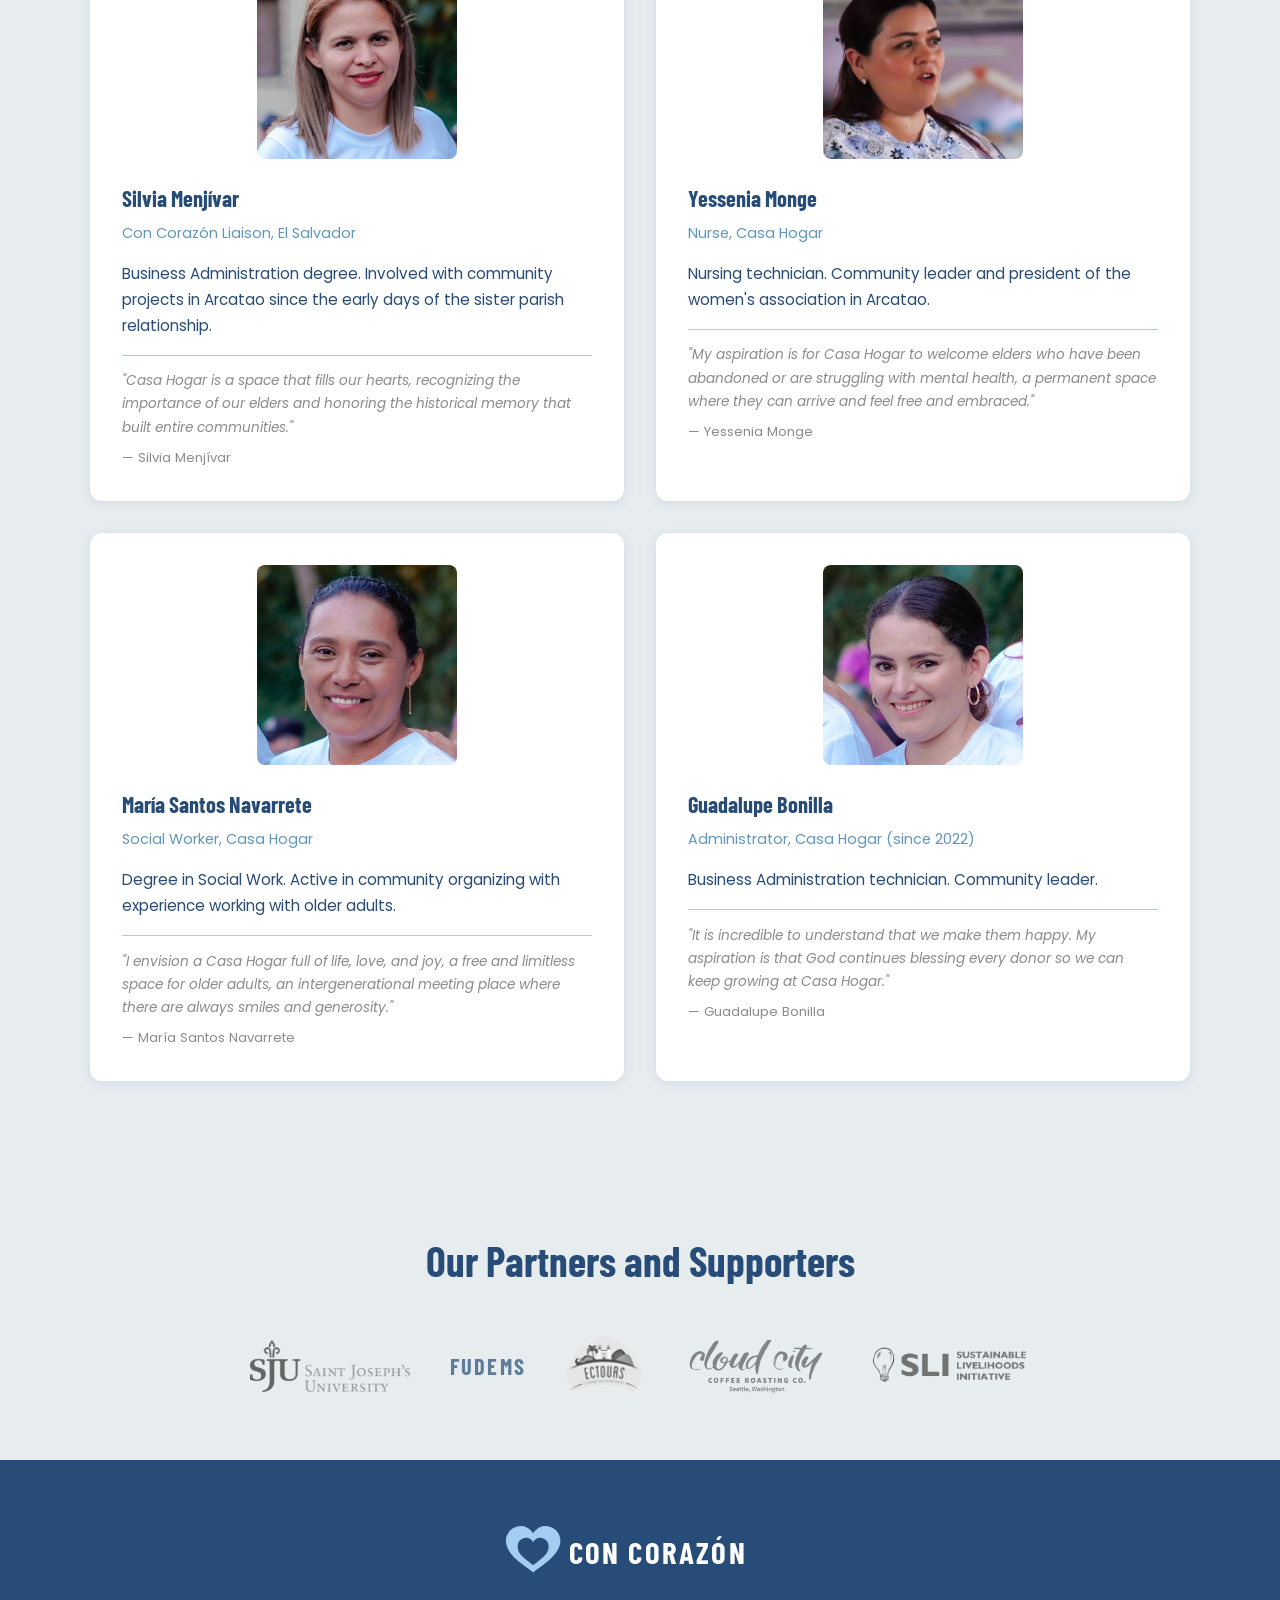
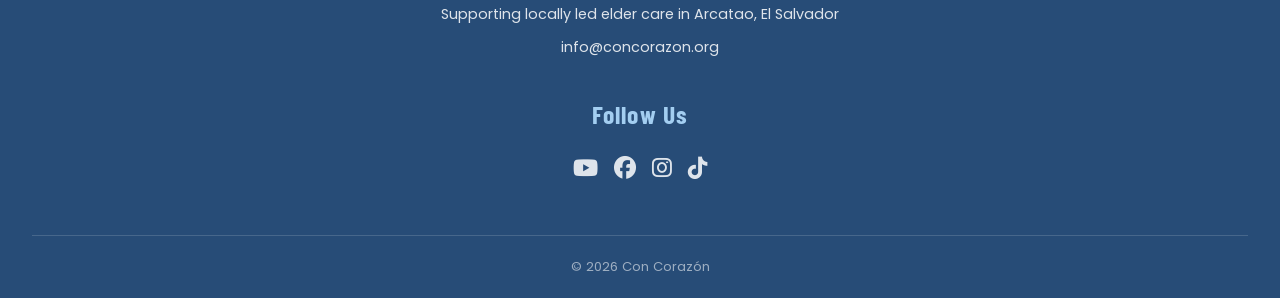
<file: en/about.html>
<!DOCTYPE html>
<html lang="en">
<head>
  <meta charset="UTF-8">
  <meta name="viewport" content="width=device-width, initial-scale=1.0">
  <title>About Con Corazón — Elder Care in Arcatao, El Salvador</title>
  <meta name="description" content="Learn about Con Corazón, a non-denominational nonprofit supporting locally led elder care in Arcatao and Nueva Trinidad, El Salvador since 2020.">
  <link rel="icon" type="image/svg+xml" href="../favicon.svg">
  <link rel="stylesheet" href="../css/styles.css">
  <link rel="stylesheet" href="https://cdnjs.cloudflare.com/ajax/libs/font-awesome/6.5.0/css/all.min.css">
</head>
<body>

  <!-- ─── Navigation ────────────────────────────────────────────── -->
  <nav class="site-nav" role="navigation" aria-label="Main navigation">
    <div class="nav-logo">
      <a href="index.html" aria-label="Con Corazón home">
        <svg width="310" height="66" viewBox="50 0 380 80" role="img">
          <title>Con Corazón logo</title>
          <g transform="translate(95, 40)">
            <path d="M0,-28 C0,-28 -6,-38 -16,-38 C-28,-38 -37,-29 -37,-18 C-37,-7 -28,4 -16,13 C-8,19 0,25 0,25 C0,25 8,19 16,13 C28,4 37,-7 37,-18 C37,-29 28,-38 16,-38 C6,-38 0,-28 0,-28 Z" fill="#6096BA"/>
            <path d="M0,-16 C0,-16 -3,-22 -9,-22 C-16,-22 -21,-17 -21,-10 C-21,-3 -16,3 -9,8 C-4,12 0,15 0,15 C0,15 4,12 9,8 C16,3 21,-3 21,-10 C21,-17 16,-22 9,-22 C3,-22 0,-16 0,-16 Z" fill="#E7ECEF"/>
          </g>
          <text x="143" y="53" font-family="'Barlow Condensed', sans-serif" font-weight="700" font-size="42" letter-spacing="3" fill="#274C77">CON CORAZÓN</text>
        </svg>
      </a>
    </div>

    <button class="nav-hamburger" aria-label="Open menu" aria-expanded="false" onclick="this.setAttribute('aria-expanded', this.getAttribute('aria-expanded')==='true'?'false':'true'); document.getElementById('nav-links').classList.toggle('open');">
      <span></span><span></span><span></span>
    </button>

    <ul class="nav-links" id="nav-links">
      <li><a href="sip-and-give.html">Sip &amp; Give</a></li>
      <li><a href="https://givebutter.com/concorazon" target="_blank" rel="noopener">Donate</a></li>
      <li><a href="about.html" aria-current="page">About</a></li>
      <li>
        <span class="lang-toggle">
          <a href="about.html" class="lang-active">EN</a>
          <span class="lang-sep">/</span>
          <a href="../es/about.html" class="lang-inactive">ES</a>
        </span>
      </li>
    </ul>
  </nav>

  <!-- ─── Section 1: Page Header ───────────────────────────────── -->
  <header class="about-page-header" aria-label="Page header">
    <div class="about-page-header-overlay"></div>
    <div class="about-page-header-content">
      <h1>About Con Corazón</h1>
      <p>Supporting locally led community development in Arcatao and Nueva Trinidad, El Salvador since 2020.</p>
    </div>
  </header>

  <!-- ─── Section 2: Our Story ─────────────────────────────────── -->
  <section class="section-our-story" aria-labelledby="story-heading">
    <div class="inner">
      <h2 class="section-header" id="story-heading">Our Story</h2>

      <p><strong>Con Corazón</strong> grew out of a long-standing sister parish relationship between St. Joseph Catholic Church in Seattle and San Bartolome Parish in Arcatao. Recognizing that community needs exceeded what the parish relationship could address, co-founders Brian Bonet and Sam Kennedy established Con Corazón in 2020 as a non-denominational nonprofit dedicated to supporting locally led development in Arcatao and Nueva Trinidad.</p>

      <p>Con Corazón's first project was an immediate response to the COVID-19 pandemic. In 2020, over 50 donors contributed more than $20,000 to support nearly 5,000 residents of Arcatao and Nueva Trinidad, providing masks, medicines, food, and emergency health care funds to those most in need, including the elderly and families in hard-to-reach communities.</p>

      <p>Today, Con Corazón supports Casa Hogar San Romero de América, a locally led elder care program serving seniors in Arcatao whose families have been displaced by migration and the legacy of El Salvador's 12-year civil war.</p>

      <iframe
        src="https://www.google.com/maps/embed?pb=!1m14!1m12!1m3!1d96760.68!2d-88.9019!3d14.0797!2m3!1f0!2f0!3f0!3m2!1i1024!2i768!4f13.1!5e0!3m2!1sen!2sus!4v1713980000000!5m2!1sen!2sus"
        width="100%"
        height="350"
        style="border:0; border-radius: 8px; display: block; margin-top: 2rem;"
        allowfullscreen=""
        loading="lazy"
        referrerpolicy="no-referrer-when-downgrade"
        title="Map showing Arcatao, El Salvador">
      </iframe>

      <p class="about-map-caption">Arcatao is located 32 km east of Chalatenango, at the border with Honduras, in a small valley between the mountains La Canada and Caracol.</p>
    </div>
  </section>

  <!-- ─── Section 3: How We Work ───────────────────────────────── -->
  <section class="section-about-how" aria-labelledby="how-heading">
    <div class="inner">
      <h2 class="section-header" id="how-heading">How We Work</h2>
      <div class="about-how-columns">

        <div class="about-how-col">
          <h3>Our Model</h3>
          <p>Con Corazón supports locally led work from the United States through fundraising, donor relations, and resource mobilization. We do not deliver programs directly. Instead, we fund and support the local team in Arcatao who does.</p>
          <p>Donations are received by Con Corazón and transferred to FUDEMS, a certified nonprofit based in Arcatao, who manages and disburses those funds to Casa Hogar.</p>
        </div>

        <div class="about-how-col">
          <h3>Our Partners</h3>
          <p>FUDEMS is an officially registered nonprofit in Arcatao that provides essential organizational infrastructure, managing funds, overseeing program activity, and handling accounting and financial auditing. As a certified local NGO in El Salvador, FUDEMS makes it possible for funds to flow legally and transparently from the United States to El Salvador.</p>
          <p>Saint Joseph's University in Philadelphia, a formal partner of Con Corazón, funds medical equipment and supplies for Casa Hogar participants, including wheelchairs, canes, medicines, and oxygen through grants. Donor contributions to Con Corazón fund the Casa Hogar staff who deliver care.</p>
        </div>

      </div>
    </div>
  </section>

  <!-- ─── Section 4: Our Team ──────────────────────────────────── -->
  <section class="section-team-us" aria-labelledby="team-heading">
    <div class="inner">
      <h2 class="section-header" id="team-heading">Our Team</h2>
      <p class="team-subsection-label">Con Corazon — United States</p>
      <div class="team-grid-2">

        <div class="team-card">
          <img src="../images/Brian_Bonet.jpg" alt="Brian Bonet" class="team-photo">
          <div class="team-card-name">Brian Bonet</div>
          <div class="team-card-title">Co-Founder and Director, Con Corazón</div>
        </div>

        <div class="team-card">
          <img src="../images/Sam_Kennedy.jpg" alt="Sam Kennedy" class="team-photo">
          <div class="team-card-name">Sam Kennedy</div>
          <div class="team-card-title">Co-Founder and Project Consultant, Con Corazón</div>
        </div>

      </div>
    </div>
  </section>

  <section class="section-team-sv" aria-labelledby="team-sv-heading">
    <div class="inner">
      <p class="team-subsection-label" id="team-sv-heading">Con Corazon — El Salvador</p>
      <div class="team-grid-4">

        <div class="team-card">
          <img src="../images/Silvia_Menjivar.jpg" alt="Silvia Menjívar" class="team-photo">
          <div class="team-card-name">Silvia Menjívar</div>
          <div class="team-card-title">Con Corazón Liaison, El Salvador</div>
          <p class="team-card-desc">Business Administration degree. Involved with community projects in Arcatao since the early days of the sister parish relationship.</p>
          <div class="team-card-quote">
            <p class="team-card-quote-en">"Casa Hogar is a space that fills our hearts, recognizing the importance of our elders and honoring the historical memory that built entire communities."</p>
            <p class="team-card-attribution">— Silvia Menjívar</p>
          </div>
        </div>

        <div class="team-card">
          <img src="../images/Yessenia_Monge.jpg" alt="Yessenia Monge" class="team-photo">
          <div class="team-card-name">Yessenia Monge</div>
          <div class="team-card-title">Nurse, Casa Hogar</div>
          <p class="team-card-desc">Nursing technician. Community leader and president of the women's association in Arcatao.</p>
          <div class="team-card-quote">
            <p class="team-card-quote-en">"My aspiration is for Casa Hogar to welcome elders who have been abandoned or are struggling with mental health, a permanent space where they can arrive and feel free and embraced."</p>
            <p class="team-card-attribution">— Yessenia Monge</p>
          </div>
        </div>

        <div class="team-card">
          <img src="../images/Maria_Santos.jpg" alt="María Santos Navarrete" class="team-photo">
          <div class="team-card-name">María Santos Navarrete</div>
          <div class="team-card-title">Social Worker, Casa Hogar</div>
          <p class="team-card-desc">Degree in Social Work. Active in community organizing with experience working with older adults.</p>
          <div class="team-card-quote">
            <p class="team-card-quote-en">"I envision a Casa Hogar full of life, love, and joy, a free and limitless space for older adults, an intergenerational meeting place where there are always smiles and generosity."</p>
            <p class="team-card-attribution">— María Santos Navarrete</p>
          </div>
        </div>

        <div class="team-card">
          <img src="../images/Guadalupe_Bonilla.jpg" alt="Guadalupe Bonilla" class="team-photo">
          <div class="team-card-name">Guadalupe Bonilla</div>
          <div class="team-card-title">Administrator, Casa Hogar (since 2022)</div>
          <p class="team-card-desc">Business Administration technician. Community leader.</p>
          <div class="team-card-quote">
            <p class="team-card-quote-en">"It is incredible to understand that we make them happy. My aspiration is that God continues blessing every donor so we can keep growing at Casa Hogar."</p>
            <p class="team-card-attribution">— Guadalupe Bonilla</p>
          </div>
        </div>

      </div>
    </div>
  </section>

  <!-- ─── Section 5: Partners ──────────────────────────────────── -->
  <section class="section-partners" aria-labelledby="partners-heading">
    <div class="inner">
      <h2 class="section-header" id="partners-heading">Our Partners and Supporters</h2>
      <div class="partner-row">

        <!-- <a href="https://seaif.org/" class="partner-logo" target="_blank" rel="noopener" aria-label="Seattle International Foundation">
          <img src="../images/SIF-logo.png" alt="Seattle International Foundation">
        </a> -->

        <a href="https://www.sju.edu/" class="partner-logo" target="_blank" rel="noopener" aria-label="Saint Joseph's University">
          <img src="../images/saint-josephs-university.png" alt="Saint Joseph's University">
        </a>

        <div class="partner-logo-text" aria-label="FUDEMS">FUDEMS</div>

        <a href="https://www.ectourselsalvador.com/" class="partner-logo" target="_blank" rel="noopener" aria-label="EC Tours El Salvador">
          <img src="../images/EC%20Tours.png" alt="EC Tours El Salvador">
        </a>

        <a href="https://www.cloudcitycoffeeroasting.com/" class="partner-logo" target="_blank" rel="noopener" aria-label="Cloud City Coffee Roasters">
          <img src="../images/CloudCityRoasters.png" alt="Cloud City Coffee Roasters">
        </a>

        <div class="partner-logo" aria-label="Sustainable Livelihoods Initiative">
          <img src="../images/Sustainable%20Livelihoods%20Initiative.png" alt="Sustainable Livelihoods Initiative">
        </div>

      </div>
    </div>
  </section>

  <!-- ─── Footer ───────────────────────────────────────────────── -->
  <footer class="site-footer" aria-label="Site footer">
    <div class="footer-grid">

      <div class="footer-col">
        <svg width="280" height="60" viewBox="50 0 380 80" role="img" aria-label="Con Corazón logo">
          <title>Con Corazón</title>
          <g transform="translate(95, 40)">
            <path d="M0,-28 C0,-28 -6,-38 -16,-38 C-28,-38 -37,-29 -37,-18 C-37,-7 -28,4 -16,13 C-8,19 0,25 0,25 C0,25 8,19 16,13 C28,4 37,-7 37,-18 C37,-29 28,-38 16,-38 C6,-38 0,-28 0,-28 Z" fill="#A3CEF1"/>
            <path d="M0,-16 C0,-16 -3,-22 -9,-22 C-16,-22 -21,-17 -21,-10 C-21,-3 -16,3 -9,8 C-4,12 0,15 0,15 C0,15 4,12 9,8 C16,3 21,-3 21,-10 C21,-17 16,-22 9,-22 C3,-22 0,-16 0,-16 Z" fill="#274C77"/>
          </g>
          <text x="143" y="53" font-family="'Barlow Condensed', sans-serif" font-weight="700" font-size="42" letter-spacing="3" fill="#ffffff">CON CORAZÓN</text>
        </svg>
        <p class="footer-tagline">Supporting locally led elder care in Arcatao, El Salvador</p>
        <a href="mailto:info@concorazon.org">info@concorazon.org</a>
      </div>

      <!-- <div class="footer-col">
        <div class="footer-form-card">
          <h4>Stay Informed</h4>
          <p>Join our mailing list to receive updates on Casa Hogar and Con Corazón's work.</p>
          <form class="signup-form" action="#" method="post" aria-label="Mailing list signup">
            <div class="signup-row">
              <input type="text" name="first_name" placeholder="First Name" required>
              <input type="text" name="last_name" placeholder="Last Name" required>
            </div>
            <input type="email" name="email" placeholder="Email Address" required>
            <button type="submit">Sign Up</button>
          </form>
        </div>
      </div> -->

      <div class="footer-col">
        <h4>Follow Us</h4>
        <div class="social-links">
          <a href="https://www.youtube.com/@concorazon" target="_blank" rel="noopener" aria-label="YouTube">
            <i class="fa-brands fa-youtube" aria-hidden="true"></i>
          </a>
          <a href="https://www.facebook.com/ConCorazonElSalvador" target="_blank" rel="noopener" aria-label="Facebook">
            <i class="fa-brands fa-facebook" aria-hidden="true"></i>
          </a>
          <a href="https://www.instagram.com/concorazon_es/" target="_blank" rel="noopener" aria-label="Instagram">
            <i class="fa-brands fa-instagram" aria-hidden="true"></i>
          </a>
          <a href="https://www.tiktok.com/@concorazon_es" target="_blank" rel="noopener" aria-label="TikTok">
            <i class="fa-brands fa-tiktok" aria-hidden="true"></i>
          </a>
        </div>
      </div>

    </div>

    <div class="footer-bottom">
      <p>© <script>document.write(new Date().getFullYear())</script> Con Corazón</p>
    </div>
  </footer>

</body>
</html>
</file>
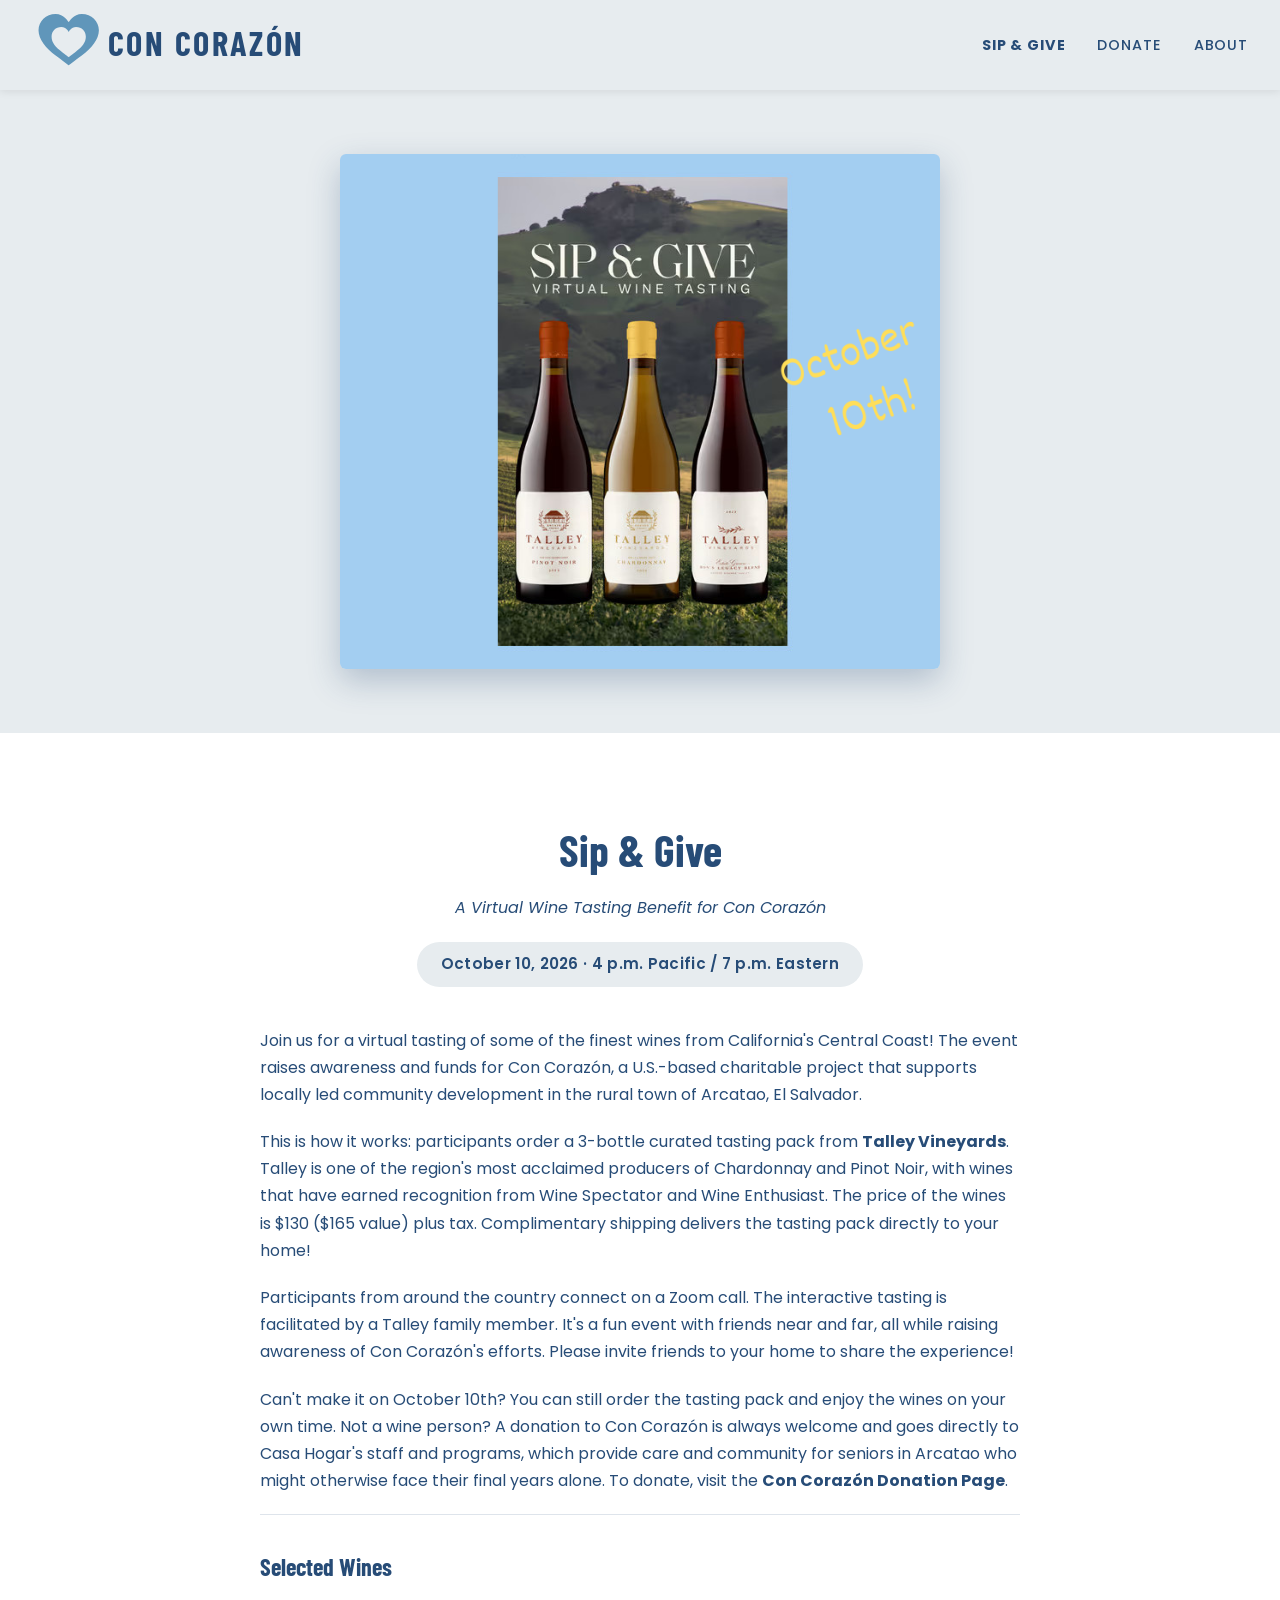
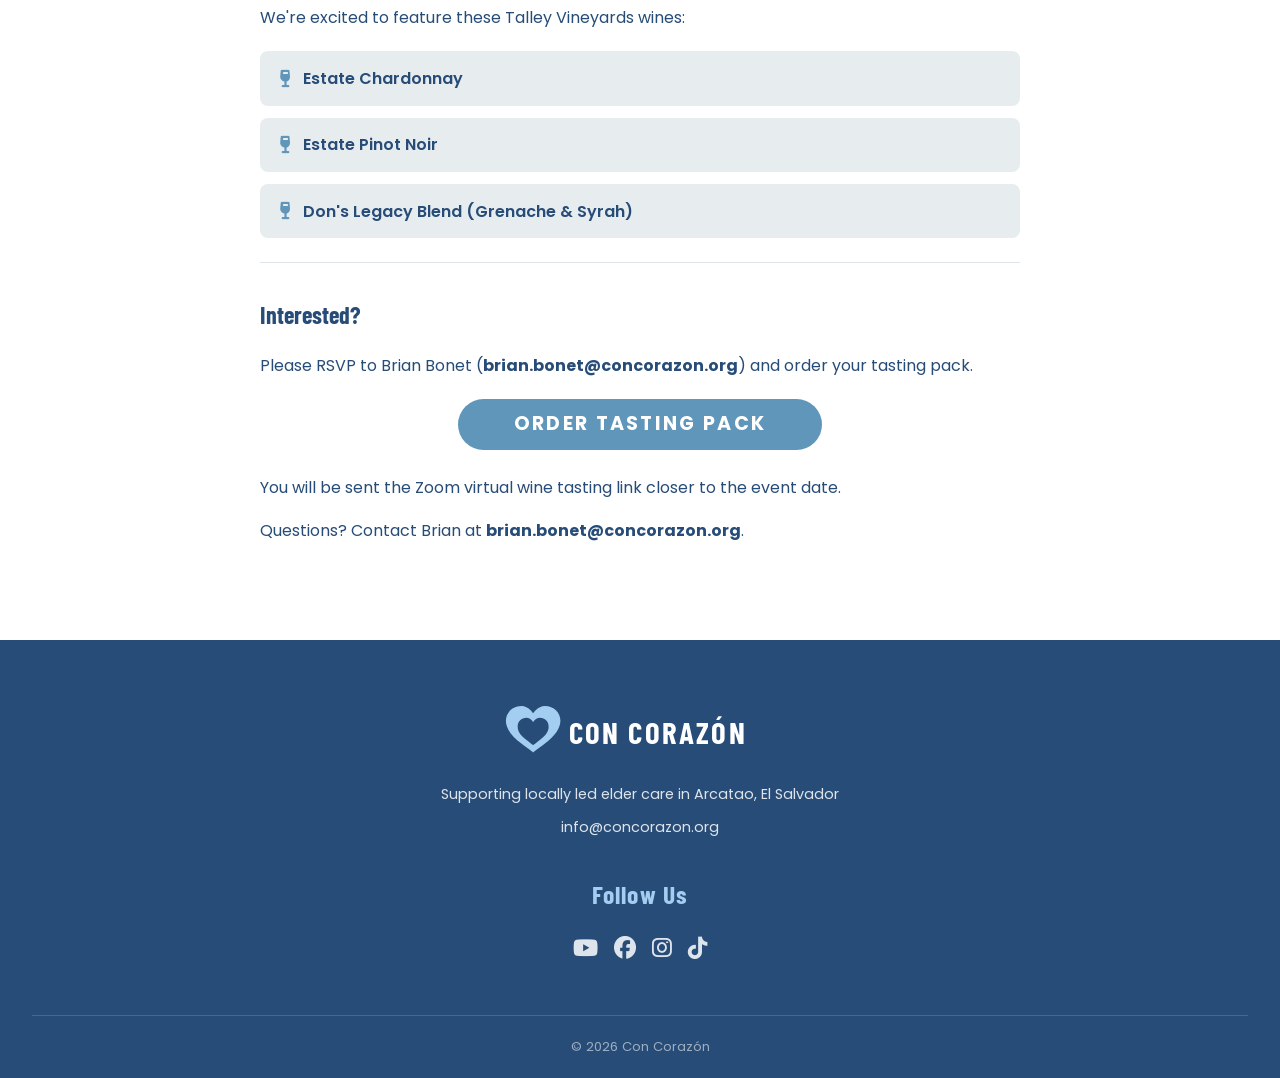
<file: en/sip-and-give.html>
<!DOCTYPE html>
<html lang="en">
<head>
  <meta charset="UTF-8">
  <meta name="viewport" content="width=device-width, initial-scale=1.0">
  <title>Sip & Give — A Virtual Wine Tasting Benefit for Con Corazón</title>
  <meta name="description" content="Join Con Corazón for Sip & Give, a virtual wine tasting benefit featuring Talley Vineyards wines, October 10, 2026.">
  <link rel="icon" type="image/svg+xml" href="../favicon.svg">
  <link rel="stylesheet" href="../css/styles.css">
  <link rel="stylesheet" href="https://cdnjs.cloudflare.com/ajax/libs/font-awesome/6.5.0/css/all.min.css">
</head>
<body>

  <!-- ─── Navigation ────────────────────────────────────────────── -->
  <nav class="site-nav" role="navigation" aria-label="Main navigation">
    <div class="nav-logo">
      <a href="index.html" aria-label="Con Corazón home">
        <svg width="310" height="66" viewBox="50 0 380 80" role="img">
          <title>Con Corazón logo</title>
          <g transform="translate(95, 40)">
            <path d="M0,-28 C0,-28 -6,-38 -16,-38 C-28,-38 -37,-29 -37,-18 C-37,-7 -28,4 -16,13 C-8,19 0,25 0,25 C0,25 8,19 16,13 C28,4 37,-7 37,-18 C37,-29 28,-38 16,-38 C6,-38 0,-28 0,-28 Z" fill="#6096BA"/>
            <path d="M0,-16 C0,-16 -3,-22 -9,-22 C-16,-22 -21,-17 -21,-10 C-21,-3 -16,3 -9,8 C-4,12 0,15 0,15 C0,15 4,12 9,8 C16,3 21,-3 21,-10 C21,-17 16,-22 9,-22 C3,-22 0,-16 0,-16 Z" fill="#E7ECEF"/>
          </g>
          <text x="143" y="53" font-family="'Barlow Condensed', sans-serif" font-weight="700" font-size="42" letter-spacing="3" fill="#274C77">CON CORAZÓN</text>
        </svg>
      </a>
    </div>

    <button class="nav-hamburger" aria-label="Open menu" aria-expanded="false" onclick="this.setAttribute('aria-expanded', this.getAttribute('aria-expanded')==='true'?'false':'true'); document.getElementById('nav-links').classList.toggle('open');">
      <span></span><span></span><span></span>
    </button>

    <ul class="nav-links" id="nav-links">
      <li><a href="sip-and-give.html" aria-current="page">Sip &amp; Give</a></li>
      <li><a href="https://givebutter.com/concorazon" target="_blank" rel="noopener">Donate</a></li>
      <li><a href="about.html">About</a></li>
    </ul>
  </nav>

  <!-- ─── Section 1: Flyer ─────────────────────────────────────── -->
  <section class="sipgive-hero" aria-label="Sip and Give event flyer">
    <img src="../images/Sip_and_Give.png" alt="Con Corazón Sip &amp; Give: Virtual Wine Tasting, October 10th. Three bottles of Talley Vineyards wine in front of a Central Coast vineyard.">
  </section>

  <!-- ─── Section 2: Event Details ─────────────────────────────── -->
  <section class="section-sipgive" aria-labelledby="sipgive-heading">
    <div class="inner sipgive-inner">
      <h1 id="sipgive-heading">Sip &amp; Give</h1>
      <p class="sipgive-subhead">A Virtual Wine Tasting Benefit for Con Corazón</p>
      <span class="sipgive-datetime">October 10, 2026 &middot; 4 p.m. Pacific / 7 p.m. Eastern</span>

      <p>Join us for a virtual tasting of some of the finest wines from California's Central Coast! The event raises awareness and funds for Con Corazón, a U.S.-based charitable project that supports locally led community development in the rural town of Arcatao, El Salvador.</p>

      <p>This is how it works: participants order a 3-bottle curated tasting pack from <a href="https://talleyvineyards.com/" target="_blank" rel="noopener"><strong>Talley Vineyards</strong></a>. Talley is one of the region's most acclaimed producers of Chardonnay and Pinot Noir, with wines that have earned recognition from Wine Spectator and Wine Enthusiast. The price of the wines is $130 ($165 value) plus tax. Complimentary shipping delivers the tasting pack directly to your home!</p>

      <p>Participants from around the country connect on a Zoom call. The interactive tasting is facilitated by a Talley family member. It's a fun event with friends near and far, all while raising awareness of Con Corazón's efforts. Please invite friends to your home to share the experience!</p>

      <p>Can't make it on October 10th? You can still order the tasting pack and enjoy the wines on your own time. Not a wine person? A donation to Con Corazón is always welcome and goes directly to Casa Hogar's staff and programs, which provide care and community for seniors in Arcatao who might otherwise face their final years alone. To donate, visit the <a href="https://givebutter.com/concorazon" target="_blank" rel="noopener"><strong>Con Corazón Donation Page</strong></a>.</p>

      <h2 class="sipgive-h2">Selected Wines</h2>
      <p>We're excited to feature these Talley Vineyards wines:</p>
      <ul class="sipgive-wines">
        <li><i class="fa-solid fa-wine-glass" aria-hidden="true"></i> Estate Chardonnay</li>
        <li><i class="fa-solid fa-wine-glass" aria-hidden="true"></i> Estate Pinot Noir</li>
        <li><i class="fa-solid fa-wine-glass" aria-hidden="true"></i> Don's Legacy Blend (Grenache &amp; Syrah)</li>
      </ul>

      <div class="sipgive-cta">
        <h2 class="sipgive-h2">Interested?</h2>
        <p>Please RSVP to Brian Bonet (<a href="mailto:brian.bonet@concorazon.org"><strong>brian.bonet@concorazon.org</strong></a>) and order your tasting pack.</p>
        <div class="sipgive-cta-buttons">
          <a href="https://talleyvineyards.com/product/con-corazon/" class="btn-primary" target="_blank" rel="noopener">Order Tasting Pack</a>
        </div>
        <p class="sipgive-note">You will be sent the Zoom virtual wine tasting link closer to the event date.</p>
        <p class="sipgive-note">Questions? Contact Brian at <a href="mailto:brian.bonet@concorazon.org"><strong>brian.bonet@concorazon.org</strong></a>.</p>
      </div>
    </div>
  </section>

  <!-- ─── Footer ───────────────────────────────────────────────── -->
  <footer class="site-footer" aria-label="Site footer">
    <div class="footer-grid">

      <div class="footer-col">
        <svg width="280" height="60" viewBox="50 0 380 80" role="img" aria-label="Con Corazón logo">
          <title>Con Corazón</title>
          <g transform="translate(95, 40)">
            <path d="M0,-28 C0,-28 -6,-38 -16,-38 C-28,-38 -37,-29 -37,-18 C-37,-7 -28,4 -16,13 C-8,19 0,25 0,25 C0,25 8,19 16,13 C28,4 37,-7 37,-18 C37,-29 28,-38 16,-38 C6,-38 0,-28 0,-28 Z" fill="#A3CEF1"/>
            <path d="M0,-16 C0,-16 -3,-22 -9,-22 C-16,-22 -21,-17 -21,-10 C-21,-3 -16,3 -9,8 C-4,12 0,15 0,15 C0,15 4,12 9,8 C16,3 21,-3 21,-10 C21,-17 16,-22 9,-22 C3,-22 0,-16 0,-16 Z" fill="#274C77"/>
          </g>
          <text x="143" y="53" font-family="'Barlow Condensed', sans-serif" font-weight="700" font-size="42" letter-spacing="3" fill="#ffffff">CON CORAZÓN</text>
        </svg>
        <p class="footer-tagline">Supporting locally led elder care in Arcatao, El Salvador</p>
        <a href="mailto:info@concorazon.org">info@concorazon.org</a>
      </div>

      <!-- <div class="footer-col">
        <div class="footer-form-card">
          <h4>Stay Informed</h4>
          <p>Join our mailing list to receive updates on Casa Hogar and Con Corazón's work.</p>
          <form class="signup-form" action="#" method="post" aria-label="Mailing list signup">
            <div class="signup-row">
              <input type="text" name="first_name" placeholder="First Name" required>
              <input type="text" name="last_name" placeholder="Last Name" required>
            </div>
            <input type="email" name="email" placeholder="Email Address" required>
            <button type="submit">Sign Up</button>
          </form>
        </div>
      </div> -->

      <div class="footer-col">
        <h4>Follow Us</h4>
        <div class="social-links">
          <a href="https://www.youtube.com/@concorazon" target="_blank" rel="noopener" aria-label="YouTube">
            <i class="fa-brands fa-youtube" aria-hidden="true"></i>
          </a>
          <a href="https://www.facebook.com/ConCorazonElSalvador" target="_blank" rel="noopener" aria-label="Facebook">
            <i class="fa-brands fa-facebook" aria-hidden="true"></i>
          </a>
          <a href="https://www.instagram.com/concorazon_es/" target="_blank" rel="noopener" aria-label="Instagram">
            <i class="fa-brands fa-instagram" aria-hidden="true"></i>
          </a>
          <a href="https://www.tiktok.com/@concorazon_es" target="_blank" rel="noopener" aria-label="TikTok">
            <i class="fa-brands fa-tiktok" aria-hidden="true"></i>
          </a>
        </div>
      </div>

    </div>

    <div class="footer-bottom">
      <p>© <script>document.write(new Date().getFullYear())</script> Con Corazón</p>
    </div>
  </footer>

</body>
</html>
</file>
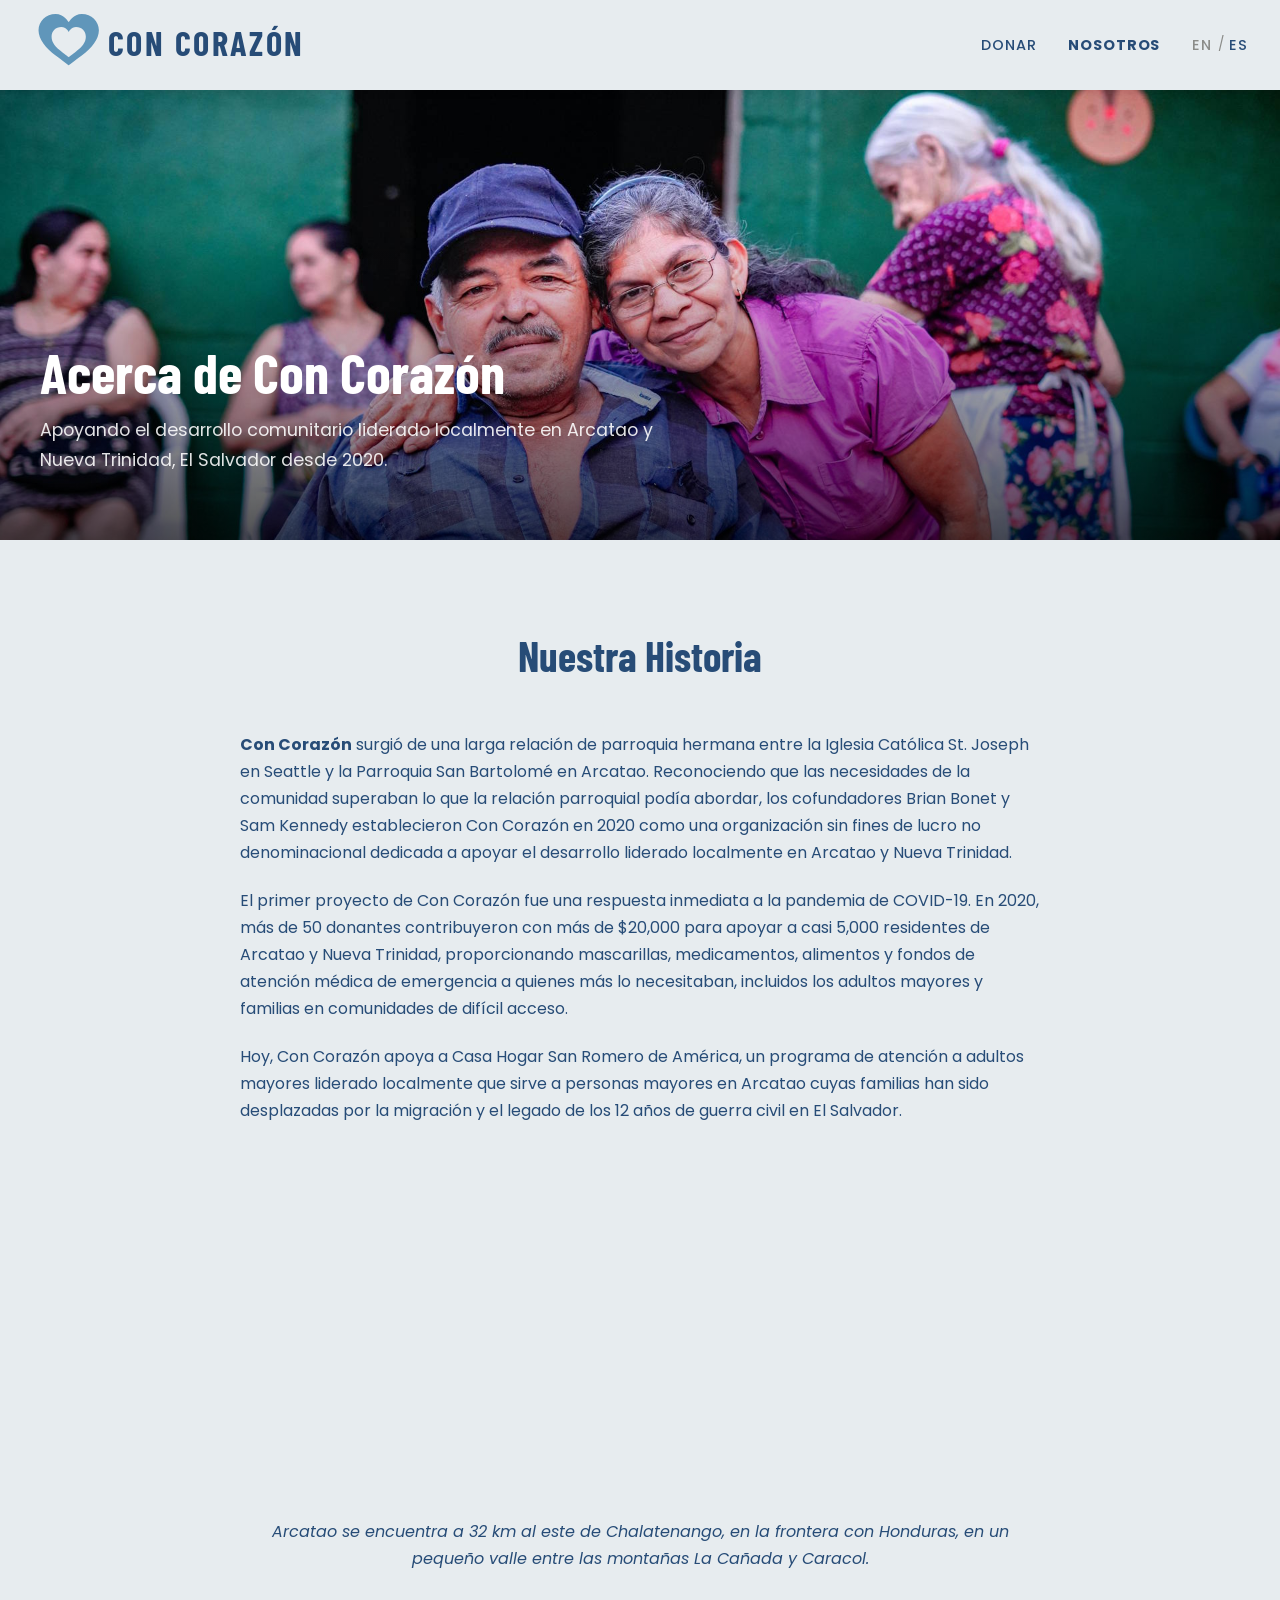
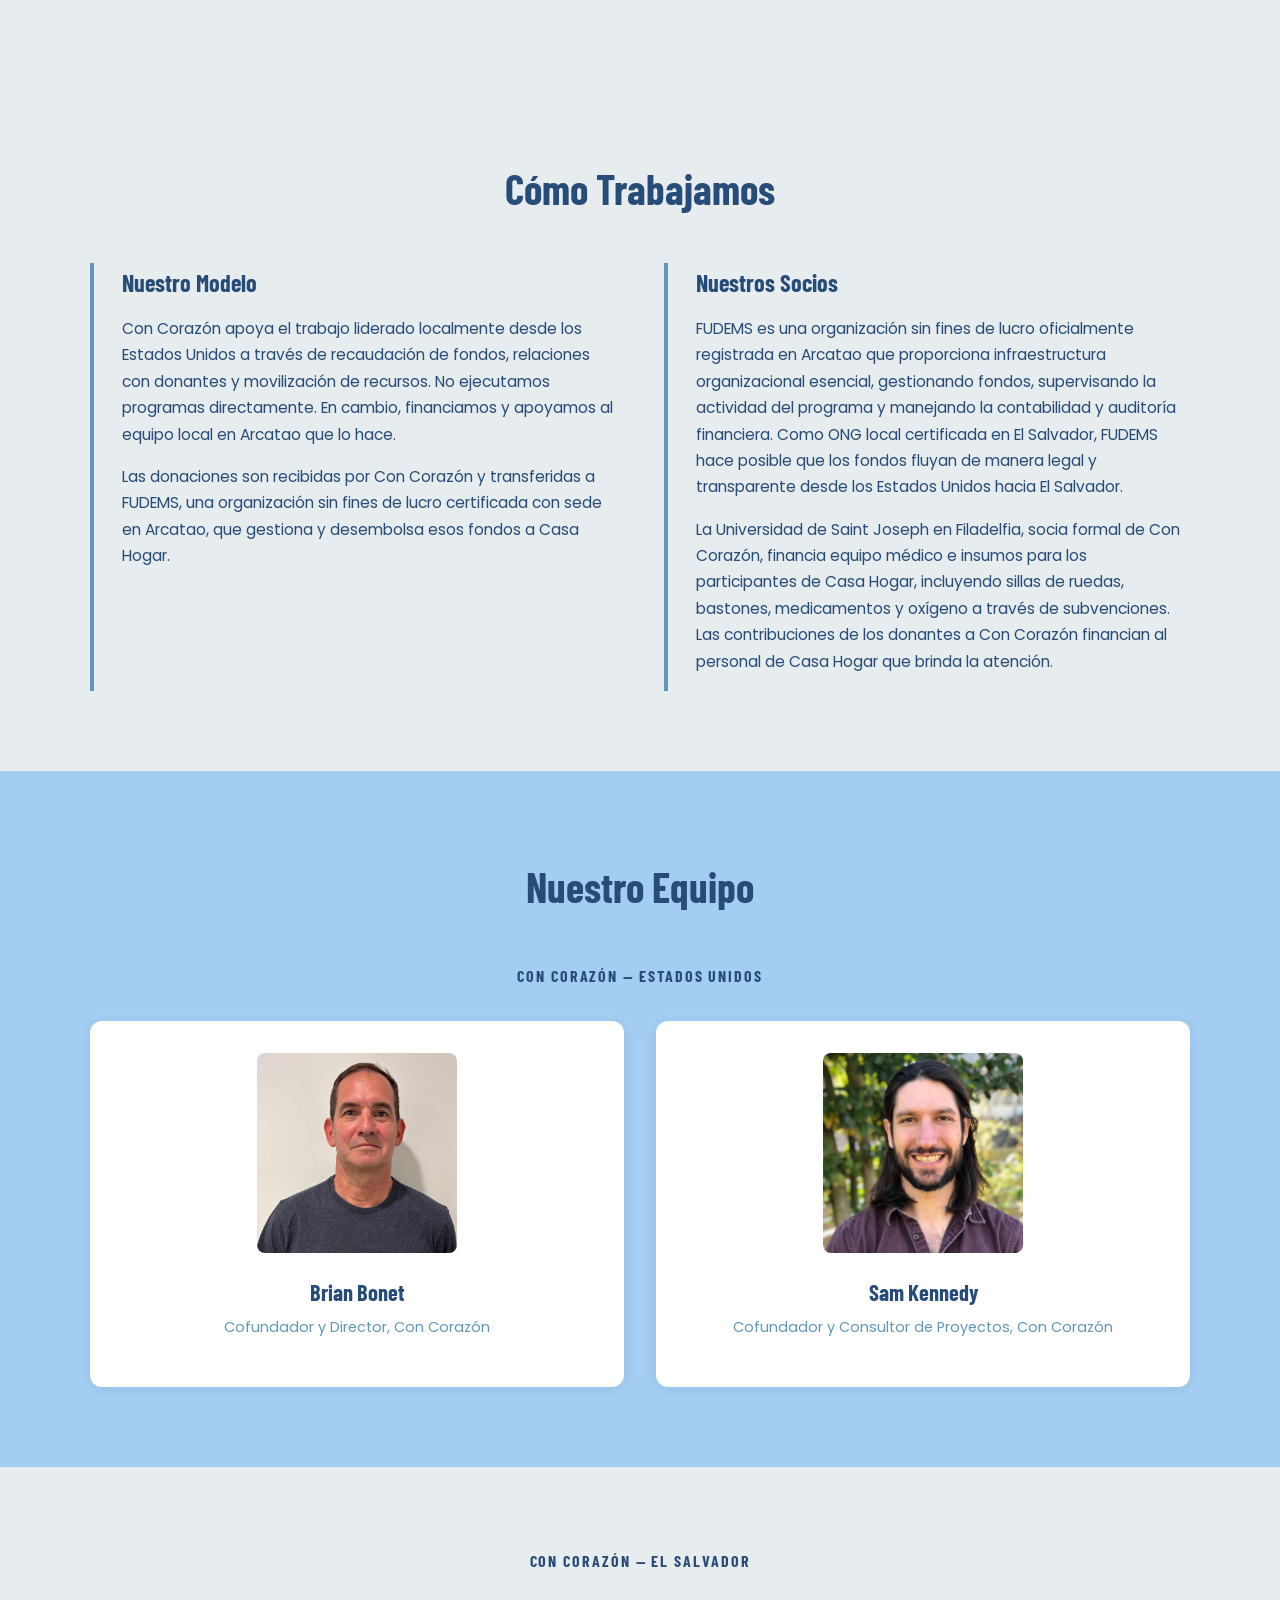
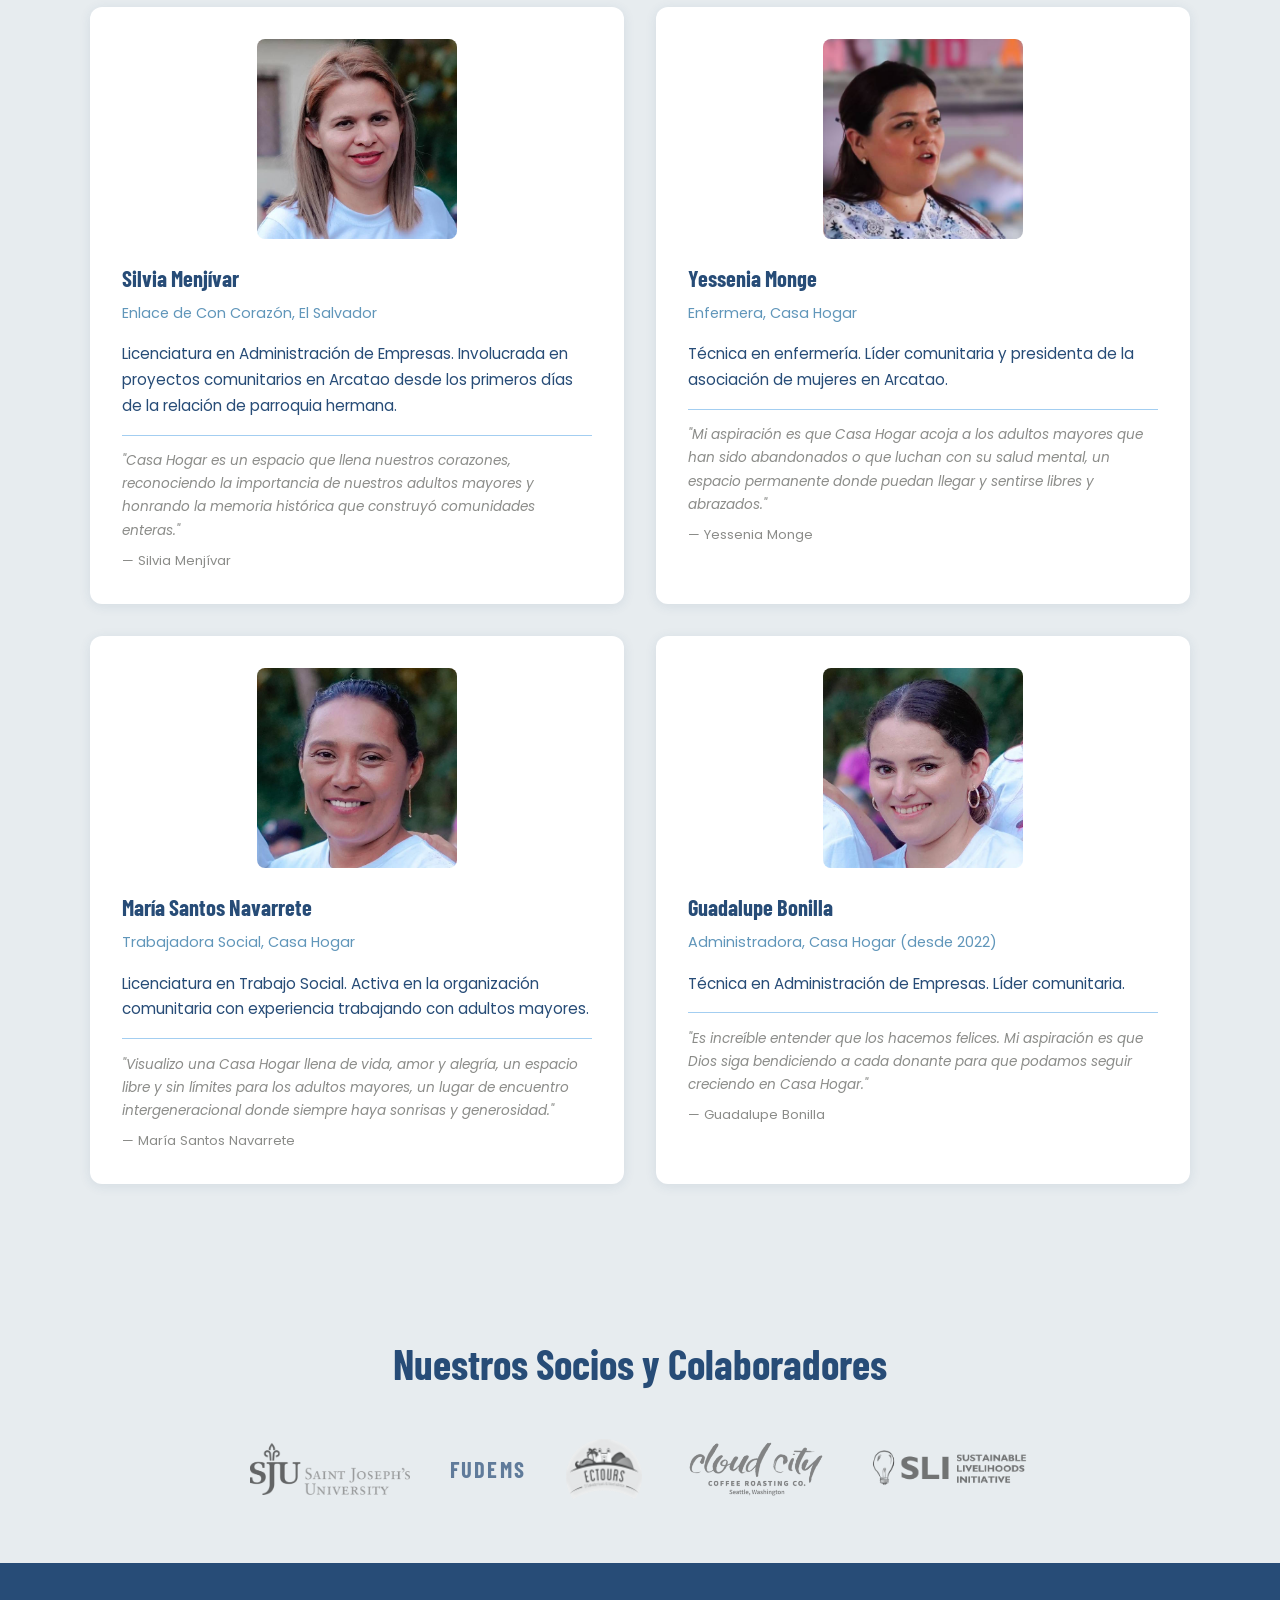
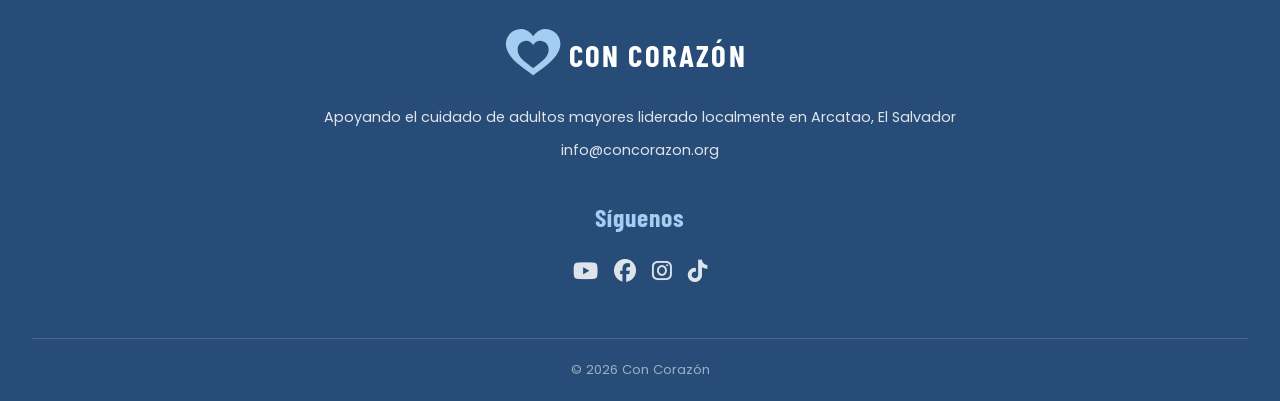
<file: es/about.html>
<!DOCTYPE html>
<html lang="es-SV">
<head>
  <meta charset="UTF-8">
  <meta name="viewport" content="width=device-width, initial-scale=1.0">
  <title>Acerca de Con Corazón — Cuidado de Adultos Mayores en Arcatao, El Salvador</title>
  <meta name="description" content="Conozca Con Corazón, una organización sin fines de lucro no denominacional que apoya el desarrollo comunitario liderado localmente en Arcatao y Nueva Trinidad, El Salvador desde 2020.">
  <link rel="icon" type="image/svg+xml" href="../favicon.svg">
  <link rel="stylesheet" href="../css/styles.css">
  <link rel="stylesheet" href="https://cdnjs.cloudflare.com/ajax/libs/font-awesome/6.5.0/css/all.min.css">
</head>
<body>

  <!-- ─── Navigation ────────────────────────────────────────────── -->
  <nav class="site-nav" role="navigation" aria-label="Navegación principal">
    <div class="nav-logo">
      <a href="index.html" aria-label="Inicio de Con Corazón">
        <svg width="310" height="66" viewBox="50 0 380 80" role="img">
          <title>Logo de Con Corazón</title>
          <g transform="translate(95, 40)">
            <path d="M0,-28 C0,-28 -6,-38 -16,-38 C-28,-38 -37,-29 -37,-18 C-37,-7 -28,4 -16,13 C-8,19 0,25 0,25 C0,25 8,19 16,13 C28,4 37,-7 37,-18 C37,-29 28,-38 16,-38 C6,-38 0,-28 0,-28 Z" fill="#6096BA"/>
            <path d="M0,-16 C0,-16 -3,-22 -9,-22 C-16,-22 -21,-17 -21,-10 C-21,-3 -16,3 -9,8 C-4,12 0,15 0,15 C0,15 4,12 9,8 C16,3 21,-3 21,-10 C21,-17 16,-22 9,-22 C3,-22 0,-16 0,-16 Z" fill="#E7ECEF"/>
          </g>
          <text x="143" y="53" font-family="'Barlow Condensed', sans-serif" font-weight="700" font-size="42" letter-spacing="3" fill="#274C77">CON CORAZÓN</text>
        </svg>
      </a>
    </div>

    <button class="nav-hamburger" aria-label="Abrir menú" aria-expanded="false" onclick="this.setAttribute('aria-expanded', this.getAttribute('aria-expanded')==='true'?'false':'true'); document.getElementById('nav-links').classList.toggle('open');">
      <span></span><span></span><span></span>
    </button>

    <ul class="nav-links" id="nav-links">
      <li><a href="https://givebutter.com/concorazon" target="_blank" rel="noopener">Donar</a></li>
      <li><a href="about.html" aria-current="page">Nosotros</a></li>
      <li>
        <span class="lang-toggle">
          <a href="../en/about.html" class="lang-inactive">EN</a>
          <span class="lang-sep">/</span>
          <a href="about.html" class="lang-active">ES</a>
        </span>
      </li>
    </ul>
  </nav>

  <!-- ─── Section 1: Page Header ───────────────────────────────── -->
  <header class="about-page-header" aria-label="Encabezado de página">
    <div class="about-page-header-overlay"></div>
    <div class="about-page-header-content">
      <h1>Acerca de Con Corazón</h1>
      <p>Apoyando el desarrollo comunitario liderado localmente en Arcatao y Nueva Trinidad, El Salvador desde 2020.</p>
    </div>
  </header>

  <!-- ─── Section 2: Our Story ─────────────────────────────────── -->
  <section class="section-our-story" aria-labelledby="story-heading">
    <div class="inner">
      <h2 class="section-header" id="story-heading">Nuestra Historia</h2>

      <p><strong>Con Corazón</strong> surgió de una larga relación de parroquia hermana entre la Iglesia Católica St. Joseph en Seattle y la Parroquia San Bartolomé en Arcatao. Reconociendo que las necesidades de la comunidad superaban lo que la relación parroquial podía abordar, los cofundadores Brian Bonet y Sam Kennedy establecieron Con Corazón en 2020 como una organización sin fines de lucro no denominacional dedicada a apoyar el desarrollo liderado localmente en Arcatao y Nueva Trinidad.</p>

      <p>El primer proyecto de Con Corazón fue una respuesta inmediata a la pandemia de COVID-19. En 2020, más de 50 donantes contribuyeron con más de $20,000 para apoyar a casi 5,000 residentes de Arcatao y Nueva Trinidad, proporcionando mascarillas, medicamentos, alimentos y fondos de atención médica de emergencia a quienes más lo necesitaban, incluidos los adultos mayores y familias en comunidades de difícil acceso.</p>

      <p>Hoy, Con Corazón apoya a Casa Hogar San Romero de América, un programa de atención a adultos mayores liderado localmente que sirve a personas mayores en Arcatao cuyas familias han sido desplazadas por la migración y el legado de los 12 años de guerra civil en El Salvador.</p>

      <iframe
        src="https://www.google.com/maps/embed?pb=!1m14!1m12!1m3!1d96760.68!2d-88.9019!3d14.0797!2m3!1f0!2f0!3f0!3m2!1i1024!2i768!4f13.1!5e0!3m2!1ses!2ssv!4v1713980000000!5m2!1ses!2ssv"
        width="100%"
        height="350"
        style="border:0; border-radius: 8px; display: block; margin-top: 2rem;"
        allowfullscreen=""
        loading="lazy"
        referrerpolicy="no-referrer-when-downgrade"
        title="Mapa que muestra Arcatao, El Salvador">
      </iframe>

      <p class="about-map-caption">Arcatao se encuentra a 32 km al este de Chalatenango, en la frontera con Honduras, en un pequeño valle entre las montañas La Cañada y Caracol.</p>
    </div>
  </section>

  <!-- ─── Section 3: How We Work ───────────────────────────────── -->
  <section class="section-about-how" aria-labelledby="how-heading">
    <div class="inner">
      <h2 class="section-header" id="how-heading">Cómo Trabajamos</h2>
      <div class="about-how-columns">

        <div class="about-how-col">
          <h3>Nuestro Modelo</h3>
          <p>Con Corazón apoya el trabajo liderado localmente desde los Estados Unidos a través de recaudación de fondos, relaciones con donantes y movilización de recursos. No ejecutamos programas directamente. En cambio, financiamos y apoyamos al equipo local en Arcatao que lo hace.</p>
          <p>Las donaciones son recibidas por Con Corazón y transferidas a FUDEMS, una organización sin fines de lucro certificada con sede en Arcatao, que gestiona y desembolsa esos fondos a Casa Hogar.</p>
        </div>

        <div class="about-how-col">
          <h3>Nuestros Socios</h3>
          <p>FUDEMS es una organización sin fines de lucro oficialmente registrada en Arcatao que proporciona infraestructura organizacional esencial, gestionando fondos, supervisando la actividad del programa y manejando la contabilidad y auditoría financiera. Como ONG local certificada en El Salvador, FUDEMS hace posible que los fondos fluyan de manera legal y transparente desde los Estados Unidos hacia El Salvador.</p>
          <p>La Universidad de Saint Joseph en Filadelfia, socia formal de Con Corazón, financia equipo médico e insumos para los participantes de Casa Hogar, incluyendo sillas de ruedas, bastones, medicamentos y oxígeno a través de subvenciones. Las contribuciones de los donantes a Con Corazón financian al personal de Casa Hogar que brinda la atención.</p>
        </div>

      </div>
    </div>
  </section>

  <!-- ─── Section 4: Our Team ──────────────────────────────────── -->
  <section class="section-team-us" aria-labelledby="team-heading">
    <div class="inner">
      <h2 class="section-header" id="team-heading">Nuestro Equipo</h2>
      <p class="team-subsection-label">Con Corazón — Estados Unidos</p>
      <div class="team-grid-2">

        <div class="team-card">
          <img src="../images/Brian_Bonet.jpg" alt="Brian Bonet" class="team-photo">
          <div class="team-card-name">Brian Bonet</div>
          <div class="team-card-title">Cofundador y Director, Con Corazón</div>
        </div>

        <div class="team-card">
          <img src="../images/Sam_Kennedy.jpg" alt="Sam Kennedy" class="team-photo">
          <div class="team-card-name">Sam Kennedy</div>
          <div class="team-card-title">Cofundador y Consultor de Proyectos, Con Corazón</div>
        </div>

      </div>
    </div>
  </section>

  <section class="section-team-sv" aria-labelledby="team-sv-heading">
    <div class="inner">
      <p class="team-subsection-label" id="team-sv-heading">Con Corazón — El Salvador</p>
      <div class="team-grid-4">

        <div class="team-card">
          <img src="../images/Silvia_Menjivar.jpg" alt="Silvia Menjívar" class="team-photo">
          <div class="team-card-name">Silvia Menjívar</div>
          <div class="team-card-title">Enlace de Con Corazón, El Salvador</div>
          <p class="team-card-desc">Licenciatura en Administración de Empresas. Involucrada en proyectos comunitarios en Arcatao desde los primeros días de la relación de parroquia hermana.</p>
          <div class="team-card-quote">
            <p class="team-card-quote-en">"Casa Hogar es un espacio que llena nuestros corazones, reconociendo la importancia de nuestros adultos mayores y honrando la memoria histórica que construyó comunidades enteras."</p>
            <p class="team-card-attribution">— Silvia Menjívar</p>
          </div>
        </div>

        <div class="team-card">
          <img src="../images/Yessenia_Monge.jpg" alt="Yessenia Monge" class="team-photo">
          <div class="team-card-name">Yessenia Monge</div>
          <div class="team-card-title">Enfermera, Casa Hogar</div>
          <p class="team-card-desc">Técnica en enfermería. Líder comunitaria y presidenta de la asociación de mujeres en Arcatao.</p>
          <div class="team-card-quote">
            <p class="team-card-quote-en">"Mi aspiración es que Casa Hogar acoja a los adultos mayores que han sido abandonados o que luchan con su salud mental, un espacio permanente donde puedan llegar y sentirse libres y abrazados."</p>
            <p class="team-card-attribution">— Yessenia Monge</p>
          </div>
        </div>

        <div class="team-card">
          <img src="../images/Maria_Santos.jpg" alt="María Santos Navarrete" class="team-photo">
          <div class="team-card-name">María Santos Navarrete</div>
          <div class="team-card-title">Trabajadora Social, Casa Hogar</div>
          <p class="team-card-desc">Licenciatura en Trabajo Social. Activa en la organización comunitaria con experiencia trabajando con adultos mayores.</p>
          <div class="team-card-quote">
            <p class="team-card-quote-en">"Visualizo una Casa Hogar llena de vida, amor y alegría, un espacio libre y sin límites para los adultos mayores, un lugar de encuentro intergeneracional donde siempre haya sonrisas y generosidad."</p>
            <p class="team-card-attribution">— María Santos Navarrete</p>
          </div>
        </div>

        <div class="team-card">
          <img src="../images/Guadalupe_Bonilla.jpg" alt="Guadalupe Bonilla" class="team-photo">
          <div class="team-card-name">Guadalupe Bonilla</div>
          <div class="team-card-title">Administradora, Casa Hogar (desde 2022)</div>
          <p class="team-card-desc">Técnica en Administración de Empresas. Líder comunitaria.</p>
          <div class="team-card-quote">
            <p class="team-card-quote-en">"Es increíble entender que los hacemos felices. Mi aspiración es que Dios siga bendiciendo a cada donante para que podamos seguir creciendo en Casa Hogar."</p>
            <p class="team-card-attribution">— Guadalupe Bonilla</p>
          </div>
        </div>

      </div>
    </div>
  </section>

  <!-- ─── Section 5: Partners ──────────────────────────────────── -->
  <section class="section-partners" aria-labelledby="partners-heading">
    <div class="inner">
      <h2 class="section-header" id="partners-heading">Nuestros Socios y Colaboradores</h2>
      <div class="partner-row">

        <a href="https://www.sju.edu/" class="partner-logo" target="_blank" rel="noopener" aria-label="Saint Joseph's University">
          <img src="../images/saint-josephs-university.png" alt="Saint Joseph's University">
        </a>

        <div class="partner-logo-text" aria-label="FUDEMS">FUDEMS</div>

        <a href="https://www.ectourselsalvador.com/" class="partner-logo" target="_blank" rel="noopener" aria-label="EC Tours El Salvador">
          <img src="../images/EC%20Tours.png" alt="EC Tours El Salvador">
        </a>

        <a href="https://www.cloudcitycoffeeroasting.com/" class="partner-logo" target="_blank" rel="noopener" aria-label="Cloud City Coffee Roasters">
          <img src="../images/CloudCityRoasters.png" alt="Cloud City Coffee Roasters">
        </a>

        <div class="partner-logo" aria-label="Sustainable Livelihoods Initiative">
          <img src="../images/Sustainable%20Livelihoods%20Initiative.png" alt="Sustainable Livelihoods Initiative">
        </div>

      </div>
    </div>
  </section>

  <!-- ─── Footer ───────────────────────────────────────────────── -->
  <footer class="site-footer" aria-label="Pie de página">
    <div class="footer-grid">

      <div class="footer-col">
        <svg width="280" height="60" viewBox="50 0 380 80" role="img" aria-label="Logo de Con Corazón">
          <title>Con Corazón</title>
          <g transform="translate(95, 40)">
            <path d="M0,-28 C0,-28 -6,-38 -16,-38 C-28,-38 -37,-29 -37,-18 C-37,-7 -28,4 -16,13 C-8,19 0,25 0,25 C0,25 8,19 16,13 C28,4 37,-7 37,-18 C37,-29 28,-38 16,-38 C6,-38 0,-28 0,-28 Z" fill="#A3CEF1"/>
            <path d="M0,-16 C0,-16 -3,-22 -9,-22 C-16,-22 -21,-17 -21,-10 C-21,-3 -16,3 -9,8 C-4,12 0,15 0,15 C0,15 4,12 9,8 C16,3 21,-3 21,-10 C21,-17 16,-22 9,-22 C3,-22 0,-16 0,-16 Z" fill="#274C77"/>
          </g>
          <text x="143" y="53" font-family="'Barlow Condensed', sans-serif" font-weight="700" font-size="42" letter-spacing="3" fill="#ffffff">CON CORAZÓN</text>
        </svg>
        <p class="footer-tagline">Apoyando el cuidado de adultos mayores liderado localmente en Arcatao, El Salvador</p>
        <a href="mailto:info@concorazon.org">info@concorazon.org</a>
      </div>

      <div class="footer-col">
        <h4>Síguenos</h4>
        <div class="social-links">
          <a href="https://www.youtube.com/@concorazon" target="_blank" rel="noopener" aria-label="YouTube">
            <i class="fa-brands fa-youtube" aria-hidden="true"></i>
          </a>
          <a href="https://www.facebook.com/ConCorazonElSalvador" target="_blank" rel="noopener" aria-label="Facebook">
            <i class="fa-brands fa-facebook" aria-hidden="true"></i>
          </a>
          <a href="https://www.instagram.com/concorazon_es/" target="_blank" rel="noopener" aria-label="Instagram">
            <i class="fa-brands fa-instagram" aria-hidden="true"></i>
          </a>
          <a href="https://www.tiktok.com/@concorazon_es" target="_blank" rel="noopener" aria-label="TikTok">
            <i class="fa-brands fa-tiktok" aria-hidden="true"></i>
          </a>
        </div>
      </div>

    </div>

    <div class="footer-bottom">
      <p>© <script>document.write(new Date().getFullYear())</script> Con Corazón</p>
    </div>
  </footer>

</body>
</html>
</file>
<file: css/styles.css>
@import url('https://fonts.googleapis.com/css2?family=Barlow+Condensed:wght@700&family=Poppins:wght@400;500;600;700&display=swap');

/* ─── Variables ─────────────────────────────────────────────────── */
:root {
  --platinum:   #E7ECEF;
  --dusk-blue:  #274C77;
  --steel-blue: #6096BA;
  --icy-blue:   #A3CEF1;
  --grey-olive: #8B8C89;
}

/* ─── Reset & Base ──────────────────────────────────────────────── */
*, *::before, *::after { box-sizing: border-box; margin: 0; padding: 0; }

html { scroll-behavior: smooth; }

body {
  font-family: 'Poppins', sans-serif;
  background-color: var(--platinum);
  color: var(--dusk-blue);
  font-size: 1rem;
  line-height: 1.7;
}

img { display: block; max-width: 100%; }

a { color: inherit; text-decoration: none; }

/* ─── Navigation ────────────────────────────────────────────────── */
.site-nav {
  position: sticky;
  top: 0;
  z-index: 100;
  background: var(--platinum);
  padding: 0.75rem 2rem;
  display: flex;
  align-items: center;
  justify-content: space-between;
  box-shadow: 0 2px 8px rgba(0,0,0,0.08);
}

.nav-logo a { display: flex; align-items: center; }

.nav-links {
  display: flex;
  align-items: center;
  gap: 2rem;
  list-style: none;
}

.nav-links a {
  font-family: 'Poppins', sans-serif;
  font-weight: 500;
  font-size: 0.9rem;
  letter-spacing: 0.06em;
  text-transform: uppercase;
  color: var(--dusk-blue);
  transition: color 0.2s;
}

.nav-links a.nav-bold {
  font-weight: 700;
}

.nav-links a:hover { color: var(--steel-blue); }

.lang-toggle { display: flex; align-items: center; gap: 0.35rem; }

.lang-toggle .lang-active { color: var(--dusk-blue); }
.lang-toggle .lang-inactive { color: var(--grey-olive); }
.lang-toggle .lang-sep { color: var(--grey-olive); font-size: 0.85rem; }

/* Hamburger */
.nav-hamburger {
  display: none;
  background: none;
  border: none;
  cursor: pointer;
  padding: 0.25rem;
  flex-direction: column;
  gap: 5px;
}

.nav-hamburger span {
  display: block;
  width: 26px;
  height: 3px;
  background: var(--dusk-blue);
  border-radius: 2px;
  transition: all 0.3s;
}

/* ─── Hero ──────────────────────────────────────────────────────── */
.hero {
  position: relative;
  min-height: 90vh;
  background-image: url('../images/Con_Corazon_Hero.jpg');
  background-size: cover;
  background-position: center;
  display: flex;
  align-items: flex-end;
}

.hero-overlay {
  position: absolute;
  inset: 0;
  background: linear-gradient(to bottom, transparent 40%, rgba(0,0,0,0.65) 100%);
}

.hero-content {
  position: relative;
  z-index: 1;
  padding: 3rem 2.5rem 7rem;
  max-width: 820px;
}

.hero-content h1 {
  font-family: 'Barlow Condensed', sans-serif;
  font-weight: 700;
  font-size: clamp(2rem, 5vw, 3.5rem);
  color: #fff;
  line-height: 1.15;
  margin-bottom: 1.5rem;
  text-wrap: balance;
}

.btn-primary {
  display: inline-block;
  font-family: 'Poppins', sans-serif;
  font-weight: 700;
  font-size: 1.2rem;
  letter-spacing: 0.12em;
  text-transform: uppercase;
  text-align: center;
  background: var(--steel-blue);
  color: #fff;
  padding: 0.55rem 3.5rem;
  border-radius: 50px;
  transition: background 0.2s;
}

.btn-primary:hover { background: var(--dusk-blue); }

.btn-donate {
  display: inline-block;
  font-family: 'Poppins', sans-serif;
  font-weight: 700;
  font-size: 1rem;
  letter-spacing: 0.12em;
  text-transform: uppercase;
  background: #fff;
  color: var(--dusk-blue);
  padding: 0.55rem 3.5rem;
  border-radius: 50px;
  transition: background 0.2s, color 0.2s;
}

.btn-donate:hover { background: var(--platinum); color: var(--dusk-blue); }

/* ─── Section Shared ─────────────────────────────────────────────── */
section { padding: 5rem 2rem; }

.section-header {
  font-family: 'Barlow Condensed', sans-serif;
  font-weight: 700;
  font-size: clamp(1.75rem, 3.5vw, 2.6rem);
  color: var(--dusk-blue);
  text-align: center;
  margin-bottom: 2.5rem;
  text-wrap: balance;
}

.section-header--white { color: #fff; }

/* ─── Section 2: Problem ─────────────────────────────────────────── */
.section-problem {
  background: var(--platinum);
  text-align: center;
  position: relative;
  z-index: 2;
  margin-top: 0;
  border-top: 1px solid transparent;
  padding-top: 0;
  padding-bottom: 4rem;
}

.section-problem .inner {
  max-width: 780px;
  margin: -50px auto 0;
  background: #fff;
  border-radius: 16px;
  box-shadow: 0 6px 32px rgba(39,76,119,0.13);
  padding: 3rem 3.5rem;
  position: relative;
  z-index: 3;
}


.section-problem p {
  font-size: 1.05rem;
  color: var(--dusk-blue);
}

/* ─── Section 3: Casa Hogar ──────────────────────────────────────── */
.section-casa {
  background: #fff;
}

.section-casa .inner { max-width: 1200px; margin: 0 auto; }

.casa-columns {
  display: grid;
  grid-template-columns: 1fr 1fr;
  gap: 3rem;
  margin-top: 0.5rem;
}

.casa-col h3 {
  font-family: 'Barlow Condensed', sans-serif;
  font-weight: 700;
  font-size: 1.5rem;
  color: var(--dusk-blue);
  margin-bottom: 0.75rem;
  text-wrap: balance;
}

.casa-col p {
  font-size: 0.97rem;
  margin-bottom: 1.25rem;
  color: var(--dusk-blue);
}

/* ─── Video Embed ────────────────────────────────────────────────── */
.video-wrap {
  position: relative;
  width: 100%;
  padding-bottom: 56.25%;
  height: 0;
  overflow: hidden;
  border-radius: 4px;
}

.video-wrap iframe {
  position: absolute;
  top: 0; left: 0;
  width: 100%;
  height: 100%;
  border: 0;
}

/* ─── Section 4: Stat Cards ──────────────────────────────────────── */
.section-stats {
  background: var(--icy-blue);
}

.section-stats .inner { max-width: 1200px; margin: 0 auto; }

.stat-grid {
  display: grid;
  grid-template-columns: repeat(3, 1fr);
  gap: 1.5rem;
}

.stat-card {
  background: #fff;
  border-radius: 8px;
  padding: 2rem 1.5rem;
  text-align: center;
  box-shadow: 0 2px 10px rgba(39,76,119,0.08);
}

.stat-card i {
  font-size: 2.65rem;
  color: var(--dusk-blue);
  margin-bottom: 0.75rem;
}

.stat-number {
  font-family: 'Barlow Condensed', sans-serif;
  font-weight: 700;
  font-size: 3.35rem;
  color: var(--dusk-blue);
  line-height: 1.1;
}

.stat-label {
  font-size: 0.9rem;
  color: var(--grey-olive);
  margin-top: 0.35rem;
}

/* ─── Section 5: Testimonials ────────────────────────────────────── */
.section-testimonials {
  background: var(--platinum);
}

.section-testimonials .inner { max-width: 1200px; margin: 0 auto; }

.pull-quote {
  text-align: center;
  margin-bottom: 3rem;
}

.pull-quote blockquote {
  font-family: 'Barlow Condensed', sans-serif;
  font-weight: 700;
  font-size: clamp(1.4rem, 3vw, 2rem);
  color: var(--steel-blue);
  line-height: 1.3;
  max-width: 700px;
  margin: 0 auto 0.5rem;
}

.pull-quote cite {
  font-family: 'Poppins', sans-serif;
  font-size: 0.95rem;
  color: var(--grey-olive);
  font-style: normal;
}

.video-row {
  display: grid;
  grid-template-columns: repeat(3, 1fr);
  gap: 1.5rem;
}

.video-label {
  font-family: 'Barlow Condensed', sans-serif;
  font-weight: 700;
  font-size: 1.1rem;
  color: var(--dusk-blue);
  margin-bottom: 0.5rem;
}

/* ─── Section 6: How We Work ─────────────────────────────────────── */
.section-how {
  background: var(--dusk-blue);
  color: #fff;
}

.section-how .inner {
  max-width: 780px;
  margin: 0 auto;
  text-align: center;
}

.section-how p {
  font-size: 1.05rem;
  color: #fff;
  opacity: 0.92;
}

/* ─── Team Photo Break ───────────────────────────────────────────── */
.team-photo-break {
  margin: 1.5rem auto;
  text-align: center;
}

.team-photo-break img {
  width: 100%;
  max-width: 470px;
  height: auto;
  display: block;
  margin: 0 auto;
  border-radius: 12px;
  box-shadow: 0 8px 24px rgba(0, 0, 0, 0.3);
}

/* ─── Section 7: Donate CTA ──────────────────────────────────────── */
.section-donate {
  background: var(--steel-blue);
  text-align: center;
}

.section-donate .inner { max-width: 700px; margin: 0 auto; }

.section-donate .section-header { color: #fff; margin-bottom: 1.25rem; }

.section-donate p {
  color: #fff;
  font-size: 1rem;
  opacity: 0.95;
  margin-bottom: 0.75rem;
}

.section-donate .btn-donate { margin-top: 1.5rem; }

/* ─── Section 8: Partners ────────────────────────────────────────── */
.section-partners {
  background: var(--platinum);
  padding: 4rem 2rem;
}

.section-partners .inner { max-width: 1100px; margin: 0 auto; }

.partner-row {
  display: flex;
  align-items: center;
  justify-content: center;
  flex-wrap: wrap;
  gap: 2.5rem;
  margin-top: 1rem;
}

.partner-logo {
  display: flex;
  align-items: center;
  justify-content: center;
  opacity: 0.7;
  filter: grayscale(100%);
  transition: filter 0.25s, opacity 0.25s;
}

.partner-logo:hover {
  filter: grayscale(0%);
  opacity: 1;
}

.partner-logo img {
  max-height: 60px;
  max-width: 160px;
  width: auto;
  object-fit: contain;
}

/* ─── Footer ─────────────────────────────────────────────────────── */
.site-footer {
  background: var(--dusk-blue);
  color: #fff;
  padding: 4rem 2rem 0;
}

.footer-grid {
  display: flex;
  flex-direction: column;
  align-items: center;
  text-align: center;
  gap: 2rem;
  max-width: 1100px;
  margin: 0 auto;
  padding-bottom: 3rem;
}

.footer-col h4 {
  font-family: 'Barlow Condensed', sans-serif;
  font-weight: 700;
  font-size: 1.6rem;
  letter-spacing: 0.04em;
  margin-bottom: 0.85rem;
  color: var(--icy-blue);
}

/* Stay Informed white card */
.footer-form-card {
  background: #fff;
  border-radius: 16px;
  padding: 2rem 2rem 1.75rem;
  box-shadow: 0 6px 32px rgba(0,0,0,0.18);
  margin-top: -1rem;
}

.footer-form-card h4 {
  color: var(--dusk-blue);
  margin-bottom: 0.5rem;
}

.footer-form-card p {
  color: var(--dusk-blue) !important;
  font-size: 0.9rem;
  opacity: 0.85;
}

.footer-form-card .signup-form input {
  background: var(--platinum);
  border: 1px solid rgba(39,76,119,0.2);
  color: var(--dusk-blue);
}

.footer-form-card .signup-form input::placeholder {
  color: var(--grey-olive);
}

.footer-form-card .signup-form button {
  background: var(--dusk-blue);
  color: #fff;
}

.footer-form-card .signup-form button:hover {
  background: var(--steel-blue);
  color: #fff;
}

.footer-col p, .footer-col a {
  font-size: 0.9rem;
  color: rgba(255,255,255,0.85);
  line-height: 1.7;
}

.footer-col a:hover { color: var(--icy-blue); }

.footer-tagline { margin: 0.6rem 0 0.4rem; }

/* Email signup form */
.signup-form { margin-top: 0.75rem; }

.signup-form input {
  display: block;
  width: 100%;
  padding: 0.55rem 0.8rem;
  margin-bottom: 0.5rem;
  border: 1px solid rgba(255,255,255,0.3);
  border-radius: 4px;
  background: rgba(255,255,255,0.1);
  color: #fff;
  font-family: 'Poppins', sans-serif;
  font-size: 0.85rem;
}

.signup-form input::placeholder { color: rgba(255,255,255,0.5); }

.signup-form .signup-row {
  display: grid;
  grid-template-columns: 1fr 1fr;
  gap: 0.5rem;
}

.signup-form button {
  display: block;
  width: 100%;
  padding: 0.6rem 1rem;
  margin-top: 0.25rem;
  background: var(--steel-blue);
  color: #fff;
  font-family: 'Barlow Condensed', sans-serif;
  font-weight: 700;
  font-size: 1rem;
  letter-spacing: 0.05em;
  border: none;
  border-radius: 4px;
  cursor: pointer;
  transition: background 0.2s;
}

.signup-form button:hover { background: var(--icy-blue); color: var(--dusk-blue); }

/* Social links */
.social-links {
  display: flex;
  gap: 1rem;
  margin-top: 0.85rem;
}

.social-links a {
  color: rgba(255,255,255,0.85);
  font-size: 1.4rem;
  transition: color 0.2s;
}

.social-links a:hover { color: var(--icy-blue); }

/* YouTube link */
.yt-link {
  display: inline-flex;
  align-items: center;
  gap: 0.5rem;
  font-size: 0.95rem;
  color: rgba(255,255,255,0.85);
  margin-top: 0.5rem;
}

.yt-link i { color: #FF0000; font-size: 1.2rem; }
.yt-link:hover { color: var(--icy-blue); }

/* Footer bottom bar */
.footer-bottom {
  border-top: 1px solid rgba(255,255,255,0.15);
  padding: 1.25rem 2rem;
  text-align: center;
}

.footer-bottom p {
  font-size: 0.82rem;
  color: rgba(255,255,255,0.55);
}

/* ─── Responsive ─────────────────────────────────────────────────── */
@media (max-width: 1199px) {
  .stat-grid { grid-template-columns: repeat(2, 1fr); }
  .footer-grid { gap: 1.5rem; }
}

@media (max-width: 767px) {
  .site-nav { padding: 0.75rem 1.25rem; }

  .nav-links {
    display: none;
    flex-direction: column;
    position: absolute;
    top: 100%;
    left: 0; right: 0;
    background: var(--platinum);
    padding: 1.25rem 1.5rem 1.5rem;
    gap: 1rem;
    box-shadow: 0 4px 12px rgba(0,0,0,0.1);
  }

  .nav-links.open { display: flex; }

  .nav-hamburger { display: flex; }

  .hero-content { padding: 2rem 1.25rem 8rem; }

  .section-problem .inner { margin-top: -100px; }

  section { padding: 3.5rem 1.25rem; }

  .casa-columns { grid-template-columns: 1fr; gap: 2rem; }

  .stat-grid { grid-template-columns: 1fr; }

  .video-row { grid-template-columns: 1fr; }

  .footer-grid { gap: 1rem; }

  .partner-row { gap: 1.5rem; }

  .signup-form .signup-row { grid-template-columns: 1fr; }

  .section-problem .inner { padding: 2rem 1.5rem; margin-top: -40px; }
}

/* ─── Donate Page ────────────────────────────────────────────────── */

/* Active nav link */
.nav-links a[aria-current="page"] {
  font-weight: 700;
  color: var(--dusk-blue);
}

/* Page header */
.donate-hero {
  position: relative;
  min-height: 50vh;
  background-image: url('../images/Con_Corazon_Donate.jpg');
  background-size: cover;
  background-position: center top;
  display: flex;
  align-items: flex-end;
}

.donate-hero-overlay {
  position: absolute;
  inset: 0;
  background: linear-gradient(to bottom, transparent 40%, rgba(0,0,0,0.65) 100%);
}

.donate-hero-content {
  position: relative;
  z-index: 1;
  padding: 2.5rem 2.5rem 4rem;
  max-width: 820px;
}

.donate-hero-content h1 {
  font-family: 'Barlow Condensed', sans-serif;
  font-weight: 700;
  font-size: clamp(1.75rem, 4vw, 3rem);
  color: #fff;
  line-height: 1.15;
  text-wrap: balance;
}

/* Section 2: The Ask */
.section-ask {
  background: var(--platinum);
  padding: 5rem 2rem;
}

.ask-inner {
  max-width: 1200px;
  margin: 0 auto;
}

.ask-columns {
  display: grid;
  grid-template-columns: 1fr 1fr;
  gap: 4rem;
  align-items: start;
}

.ask-copy .section-header {
  text-align: left;
  margin-bottom: 1.5rem;
}

.ask-copy p {
  font-size: 1rem;
  color: var(--dusk-blue);
  margin-bottom: 1rem;
  line-height: 1.7;
}

.ask-copy .trust-line {
  font-size: 0.88rem;
  color: var(--grey-olive);
  margin-top: 1.5rem;
  border-top: 1px solid rgba(39,76,119,0.15);
  padding-top: 1.25rem;
}

.ask-form {
  min-height: 400px;
}

/* Section 3: Trust Signals */
.section-trust {
  background: var(--dusk-blue);
  padding: 4rem 2rem;
}

.trust-inner {
  max-width: 900px;
  margin: 0 auto;
}

.trust-grid {
  display: grid;
  grid-template-columns: repeat(3, 1fr);
  gap: 2rem;
  text-align: center;
}

.trust-item i {
  font-size: 2.2rem;
  color: var(--steel-blue);
  margin-bottom: 0.75rem;
  display: block;
}

.trust-item p {
  font-family: 'Poppins', sans-serif;
  font-weight: 600;
  font-size: 0.95rem;
  color: #fff;
  line-height: 1.4;
  margin: 0;
}

/* Donate page responsive */
@media (max-width: 1199px) {
  .ask-columns { gap: 2.5rem; }
}

@media (max-width: 767px) {
  .donate-hero-content { padding: 2rem 1.25rem 3rem; }
  .ask-columns { grid-template-columns: 1fr; gap: 2rem; }
  .ask-copy .section-header { text-align: center; }
  .trust-grid { grid-template-columns: 1fr; gap: 1.5rem; }
}

/* ─── About Page ─────────────────────────────────────────────────── */

.about-page-header {
  position: relative;
  min-height: 50vh;
  background-image: url('../images/Con_Corazon_About.jpg');
  background-size: cover;
  background-position: center;
  display: flex;
  align-items: flex-end;
}

.about-page-header-overlay {
  position: absolute;
  inset: 0;
  background: linear-gradient(to bottom, transparent 30%, rgba(0,0,0,0.68) 100%);
}

.about-page-header-content {
  position: relative;
  z-index: 1;
  padding: 2.5rem 2.5rem 4rem;
  max-width: 820px;
}

.about-page-header h1 {
  font-family: 'Barlow Condensed', sans-serif;
  font-weight: 700;
  font-size: clamp(2rem, 5vw, 3.5rem);
  color: #fff;
  line-height: 1.15;
  margin-bottom: 0.75rem;
  text-wrap: balance;
}

.about-page-header p {
  font-size: clamp(0.95rem, 2vw, 1.1rem);
  color: rgba(255,255,255,0.88);
  font-weight: 400;
  max-width: 650px;
}

/* Our Story */
.section-our-story { background: var(--platinum); }

.section-our-story .inner {
  max-width: 800px;
  margin: 0 auto;
}

.section-our-story p {
  font-size: 1rem;
  color: var(--dusk-blue);
  margin-bottom: 1.25rem;
}

.about-map-caption {
  font-size: 0.88rem;
  color: var(--grey-olive);
  text-align: center;
  margin-top: 0.75rem;
  font-style: italic;
}

/* How We Work - About version */
.section-about-how { background: var(--platinum); }

.section-about-how .inner {
  max-width: 1100px;
  margin: 0 auto;
}

.about-how-columns {
  display: grid;
  grid-template-columns: 1fr 1fr;
  gap: 3rem;
}

.about-how-col {
  border-left: 4px solid var(--steel-blue);
  padding-left: 1.75rem;
}

.about-how-col h3 {
  font-family: 'Barlow Condensed', sans-serif;
  font-weight: 700;
  font-size: 1.5rem;
  color: var(--dusk-blue);
  margin-bottom: 0.75rem;
}

.about-how-col p {
  font-size: 0.97rem;
  color: var(--dusk-blue);
  margin-bottom: 1rem;
}

/* Team sections */
.section-team-us { background: var(--icy-blue); }
.section-team-sv { background: var(--platinum); }

.section-team-us .inner,
.section-team-sv .inner { max-width: 1100px; margin: 0 auto; }

.team-subsection-label {
  font-family: 'Barlow Condensed', sans-serif;
  font-weight: 700;
  font-size: 1rem;
  letter-spacing: 0.12em;
  text-transform: uppercase;
  color: var(--dusk-blue);
  text-align: center;
  margin-bottom: 2rem;
}

.team-grid-2 {
  display: grid;
  grid-template-columns: 1fr 1fr;
  gap: 2rem;
}

.team-grid-4 {
  display: grid;
  grid-template-columns: 1fr 1fr;
  gap: 2rem;
}

.team-card {
  background: #fff;
  border-radius: 12px;
  padding: 2rem;
  box-shadow: 0 2px 12px rgba(39,76,119,0.1);
  text-align: center;
}

.section-team-sv .team-card { text-align: left; }

.photo-placeholder {
  width: 200px;
  height: 200px;
  background: var(--icy-blue);
  border-radius: 8px;
  display: flex;
  align-items: center;
  justify-content: center;
  margin: 0 auto 1.25rem;
  font-family: 'Poppins', sans-serif;
  font-size: 0.85rem;
  color: var(--grey-olive);
}

.team-photo {
  width: 200px;
  height: 200px;
  object-fit: cover;
  border-radius: 8px;
  display: block;
  margin: 0 auto 1.25rem;
}

.team-card-name {
  font-family: 'Barlow Condensed', sans-serif;
  font-weight: 700;
  font-size: 1.4rem;
  color: var(--dusk-blue);
  margin-bottom: 0.25rem;
}

.team-card-title {
  font-size: 0.9rem;
  color: var(--steel-blue);
  margin-bottom: 1rem;
}

.team-card-bio,
.team-card-desc {
  font-size: 0.95rem;
  color: var(--dusk-blue);
  margin-bottom: 1rem;
  text-align: left;
}

.team-card-quote {
  border-top: 1px solid var(--icy-blue);
  padding-top: 0.85rem;
  margin-top: 0.25rem;
}

.team-card-quote-es {
  font-style: italic;
  font-size: 0.9rem;
  color: var(--steel-blue);
  margin-bottom: 0.5rem;
}

.team-card-quote-en {
  font-style: italic;
  font-size: 0.85rem;
  color: var(--grey-olive);
  margin-bottom: 0.5rem;
}

.team-card-attribution {
  font-size: 0.82rem;
  color: var(--grey-olive);
  font-style: normal;
}

/* FUDEMS text placeholder */
.partner-logo-text {
  display: flex;
  align-items: center;
  justify-content: center;
  height: 60px;
  font-family: 'Barlow Condensed', sans-serif;
  font-weight: 700;
  font-size: 1.4rem;
  letter-spacing: 0.1em;
  color: var(--dusk-blue);
  opacity: 0.7;
  transition: opacity 0.25s;
}

.partner-logo-text:hover { opacity: 1; }

/* About page responsive */
@media (max-width: 1199px) {
  .about-how-columns { gap: 2rem; }
}

@media (max-width: 767px) {
  .about-page-header-content { padding: 2rem 1.25rem 3rem; }
  .about-how-columns { grid-template-columns: 1fr; }
  .team-grid-2 { grid-template-columns: 1fr; }
  .team-grid-4 { grid-template-columns: 1fr; }
  .photo-placeholder { width: 160px; height: 160px; }
  .team-photo { width: 160px; height: 160px; }
}

/* ─── Sip & Give Page ────────────────────────────────────────────── */

.sipgive-hero {
  background: var(--platinum);
  padding: 4rem 2rem;
  text-align: center;
}

.sipgive-hero img {
  max-width: 600px;
  width: 100%;
  margin: 0 auto;
  border-radius: 6px;
  box-shadow: 0 12px 32px rgba(39,76,119,0.28);
}

.section-sipgive { background: #fff; }

.sipgive-inner { max-width: 760px; margin: 0 auto; }

.sipgive-inner h1 {
  font-family: 'Barlow Condensed', sans-serif;
  font-weight: 700;
  font-size: clamp(1.9rem, 4vw, 2.75rem);
  color: var(--dusk-blue);
  text-align: center;
  margin-bottom: 0.4rem;
  text-wrap: balance;
}

.sipgive-subhead {
  text-align: center;
  font-style: italic;
  color: var(--steel-blue);
  font-size: 1.1rem;
  margin-bottom: 1.5rem;
}

.sipgive-datetime {
  display: block;
  text-align: center;
  font-family: 'Poppins', sans-serif;
  font-weight: 600;
  color: var(--dusk-blue);
  background: var(--platinum);
  border-radius: 50px;
  padding: 0.6rem 1.5rem;
  margin: 0 auto 2.5rem;
  width: fit-content;
  font-size: 0.95rem;
  letter-spacing: 0.02em;
}

.sipgive-inner p {
  color: var(--dusk-blue);
  font-size: 1rem;
  margin-bottom: 1.25rem;
}

.sipgive-h2 {
  font-family: 'Barlow Condensed', sans-serif;
  font-weight: 700;
  font-size: 1.5rem;
  color: var(--dusk-blue);
  margin: 0 0 1rem;
  padding-top: 2rem;
  border-top: 1px solid rgba(39,76,119,0.15);
}

.sipgive-wines {
  list-style: none;
  display: grid;
  gap: 0.75rem;
  margin: 0 0 1.5rem;
}

.sipgive-wines li {
  display: flex;
  align-items: center;
  gap: 0.75rem;
  background: var(--platinum);
  border-radius: 8px;
  padding: 0.85rem 1.25rem;
  color: var(--dusk-blue);
  font-weight: 600;
  font-size: 1rem;
}

.sipgive-wines li i { color: var(--steel-blue); font-size: 1.1rem; }

.sipgive-cta {
  text-align: left;
  margin-top: 0.5rem;
}

.sipgive-cta p { margin-bottom: 1rem; }

.sipgive-cta-buttons {
  display: flex;
  align-items: center;
  justify-content: center;
  gap: 1rem;
  flex-wrap: wrap;
  margin-top: 1.25rem;
}

.sipgive-note {
  text-align: left;
  font-size: 0.88rem;
  color: var(--grey-olive);
  margin-top: 1.5rem;
}

.sipgive-note + .sipgive-note { margin-top: 0.5rem; }

@media (max-width: 767px) {
  .sipgive-hero { padding: 3rem 1.25rem; }
  .sipgive-h2 { margin-top: 0.5rem; }

  .sipgive-cta-buttons .btn-primary {
    display: block;
    width: 100%;
    box-sizing: border-box;
    padding: 0.65rem 1.5rem;
  }
}
</file>
